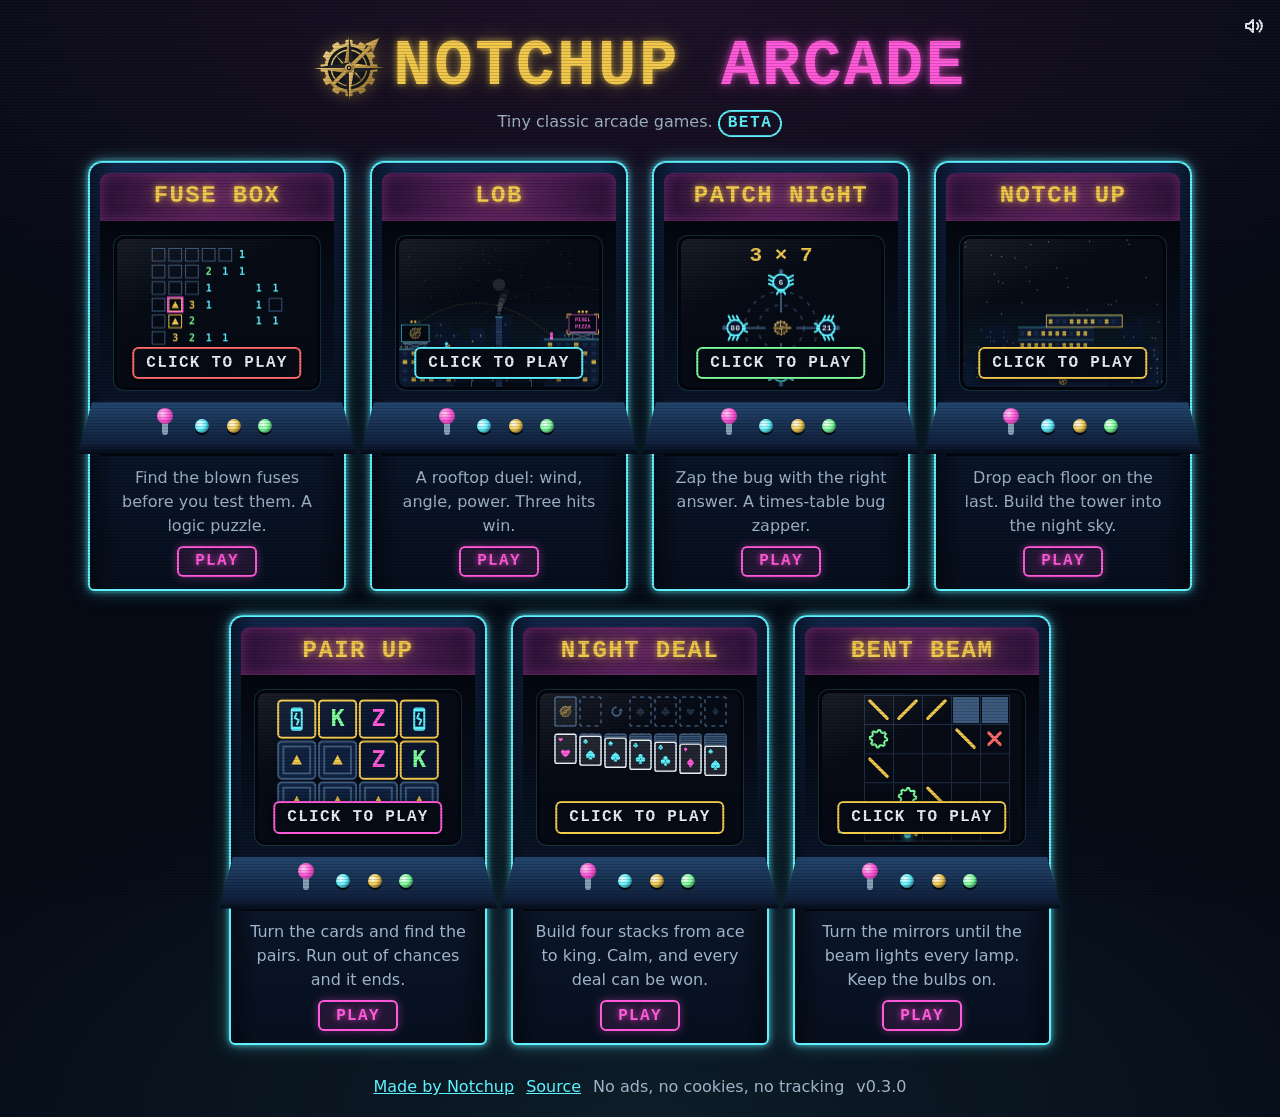
<file: index.html>
<!doctype html>
<html lang="en">
<head>
  <meta charset="utf-8">
  <meta name="viewport" content="width=device-width, initial-scale=1">
  <meta name="theme-color" content="#060b16">
  <meta name="color-scheme" content="dark">
  <meta name="build" content="dev">
  <title>Notchup Arcade: tiny neon browser games</title>
  <meta name="description" content="A neon arcade of tiny classic arcade games by Notchup. Free, no sign-up, no ads, no cookies, no tracking.">
  <link rel="canonical" href="https://arcade.notchup.fi/">
  <link rel="icon" href="assets/mark.svg" type="image/svg+xml">
  <meta property="og:type" content="website">
  <meta property="og:site_name" content="Notchup Arcade">
  <meta property="og:title" content="Notchup Arcade: tiny neon browser games">
  <meta property="og:description" content="Tiny classic arcade games in a neon hall. Free, no ads, no tracking.">
  <meta property="og:url" content="https://arcade.notchup.fi/">
  <meta property="og:locale" content="en">
  <link rel="stylesheet" href="styles.css">
  <!-- Every module hall.js imports up front, fetched at once (./dev sync writes the list, tests/preload.test.js checks it). The
       demos are fetched later, as their cabinets come near the screen. -->
  <link rel="modulepreload" href="js/attract.js">
  <link rel="modulepreload" href="js/canvas.js">
  <link rel="modulepreload" href="js/games.js">
  <link rel="modulepreload" href="js/loop.js">
  <link rel="modulepreload" href="js/memory.js">
  <link rel="modulepreload" href="js/scores.js">
  <link rel="modulepreload" href="js/settings.js">
  <link rel="modulepreload" href="js/sound.js">
  <link rel="modulepreload" href="js/version.js">
  <script type="module" src="js/hall.js"></script>
</head>
<body class="hall">
  <header class="marquee">
    <div class="marquee-title">
      <a class="marquee-logo" href="https://www.notchup.fi" aria-label="Notchup home page" title="Notchup"><img src="assets/mark.svg" alt="" width="64" height="64"></a>
      <h1><span class="marquee-brand">Notchup</span> <span class="marquee-arcade">Arcade</span></h1>
    </div>
    <p class="tagline">Tiny classic arcade games. <span class="badge">Beta</span></p>
    <button type="button" id="sound" class="icon sound" aria-pressed="true" aria-label="Sound" title="Sound"><svg viewBox="0 0 24 24" aria-hidden="true"><path d="M4 10h3l4-4v12l-4-4H4z"/><path class="sound-on" d="M15 9a4 4 0 0 1 0 6M17.5 6.5a7.5 7.5 0 0 1 0 11"/><path class="sound-off" d="M15 9l6 6M21 9l-6 6"/></svg></button>
  </header>

  <main>
    <ul class="cabinets">
      <li class="cabinet" data-game="fuse-box">
        <a href="games/fuse-box/">
          <span class="cabinet-marquee"><span class="cabinet-name">Fuse Box</span></span>
          <span class="cabinet-bezel"><span class="screen"><canvas class="screen-canvas" aria-hidden="true"></canvas></span></span>
          <span class="cabinet-deck" aria-hidden="true"><span class="stick"></span><span class="knob"></span><span class="knob"></span><span class="knob"></span></span>
          <span class="cabinet-base">
            <span class="cabinet-pitch">Find the blown fuses before you test them. A logic puzzle.</span>
            <span class="cabinet-play">Play</span>
          </span>
        </a>
      </li>
      <li class="cabinet" data-game="lob">
        <a href="games/lob/">
          <span class="cabinet-marquee"><span class="cabinet-name">Lob</span></span>
          <span class="cabinet-bezel"><span class="screen"><canvas class="screen-canvas" aria-hidden="true"></canvas></span></span>
          <span class="cabinet-deck" aria-hidden="true"><span class="stick"></span><span class="knob"></span><span class="knob"></span><span class="knob"></span></span>
          <span class="cabinet-base">
            <span class="cabinet-pitch">A rooftop duel: wind, angle, power. Three hits win.</span>
            <span class="cabinet-play">Play</span>
          </span>
        </a>
      </li>
      <li class="cabinet" data-game="patch-night">
        <a href="games/patch-night/">
          <span class="cabinet-marquee"><span class="cabinet-name">Patch Night</span></span>
          <span class="cabinet-bezel"><span class="screen"><canvas class="screen-canvas" aria-hidden="true"></canvas></span></span>
          <span class="cabinet-deck" aria-hidden="true"><span class="stick"></span><span class="knob"></span><span class="knob"></span><span class="knob"></span></span>
          <span class="cabinet-base">
            <span class="cabinet-pitch">Zap the bug with the right answer. A times-table bug zapper.</span>
            <span class="cabinet-play">Play</span>
          </span>
        </a>
      </li>
      <li class="cabinet" data-game="notch-up">
        <a href="games/notch-up/">
          <span class="cabinet-marquee"><span class="cabinet-name">Notch Up</span></span>
          <span class="cabinet-bezel"><span class="screen"><canvas class="screen-canvas" aria-hidden="true"></canvas></span></span>
          <span class="cabinet-deck" aria-hidden="true"><span class="stick"></span><span class="knob"></span><span class="knob"></span><span class="knob"></span></span>
          <span class="cabinet-base">
            <span class="cabinet-pitch">Drop each floor on the last. Build the tower into the night sky.</span>
            <span class="cabinet-play">Play</span>
          </span>
        </a>
      </li>
      <li class="cabinet" data-game="pair-up">
        <a href="games/pair-up/">
          <span class="cabinet-marquee"><span class="cabinet-name">Pair Up</span></span>
          <span class="cabinet-bezel"><span class="screen"><canvas class="screen-canvas" aria-hidden="true"></canvas></span></span>
          <span class="cabinet-deck" aria-hidden="true"><span class="stick"></span><span class="knob"></span><span class="knob"></span><span class="knob"></span></span>
          <span class="cabinet-base">
            <span class="cabinet-pitch">Turn the cards and find the pairs. Run out of chances and it ends.</span>
            <span class="cabinet-play">Play</span>
          </span>
        </a>
      </li>
      <li class="cabinet" data-game="night-deal">
        <a href="games/night-deal/">
          <span class="cabinet-marquee"><span class="cabinet-name">Night Deal</span></span>
          <span class="cabinet-bezel"><span class="screen"><canvas class="screen-canvas" aria-hidden="true"></canvas></span></span>
          <span class="cabinet-deck" aria-hidden="true"><span class="stick"></span><span class="knob"></span><span class="knob"></span><span class="knob"></span></span>
          <span class="cabinet-base">
            <span class="cabinet-pitch">Build four stacks from ace to king. Calm, and every deal can be won.</span>
            <span class="cabinet-play">Play</span>
          </span>
        </a>
      </li>
      <li class="cabinet" data-game="bent-beam">
        <a href="games/bent-beam/">
          <span class="cabinet-marquee"><span class="cabinet-name">Bent Beam</span></span>
          <span class="cabinet-bezel"><span class="screen"><canvas class="screen-canvas" aria-hidden="true"></canvas></span></span>
          <span class="cabinet-deck" aria-hidden="true"><span class="stick"></span><span class="knob"></span><span class="knob"></span><span class="knob"></span></span>
          <span class="cabinet-base">
            <span class="cabinet-pitch">Turn the mirrors until the beam lights every lamp. Keep the bulbs on.</span>
            <span class="cabinet-play">Play</span>
          </span>
        </a>
      </li>
    </ul>
  </main>

  <footer class="site-footer">
    <ul class="links">
      <li><a href="https://www.notchup.fi">Made by Notchup</a></li>
      <li><a href="https://github.com/notchup-hq/arcade">Source</a></li>
      <li>No ads, no cookies, no tracking</li>
      <li class="version">v0.3.0</li>
    </ul>
  </footer>
</body>
</html>
</file>
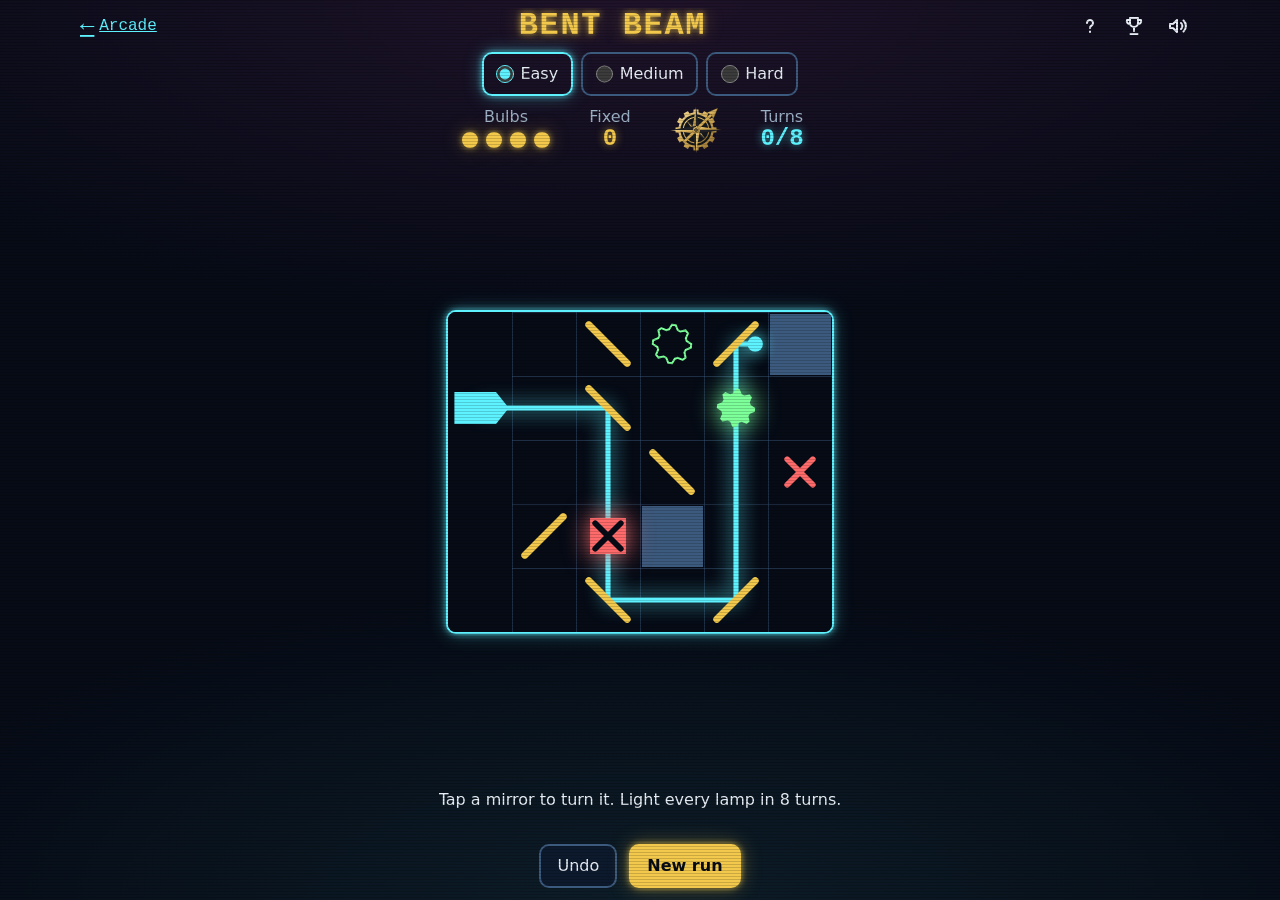
<file: games/bent-beam/index.html>
<!doctype html>
<html lang="en">
<head>
  <meta charset="utf-8">
  <meta name="viewport" content="width=device-width, initial-scale=1">
  <meta name="theme-color" content="#060b16">
  <meta name="color-scheme" content="dark">
  <meta name="build" content="dev">
  <title>Bent Beam: a mirror puzzle · Notchup Arcade</title>
  <meta name="description" content="Turn the mirrors until the beam lights every lamp. A free mirror puzzle in the Notchup Arcade. No ads, no tracking.">
  <link rel="canonical" href="https://arcade.notchup.fi/games/bent-beam/">
  <link rel="icon" href="../../assets/mark.svg" type="image/svg+xml">
  <meta property="og:type" content="website">
  <meta property="og:site_name" content="Notchup Arcade">
  <meta property="og:title" content="Bent Beam: a mirror puzzle">
  <meta property="og:description" content="Turn the mirrors until the beam lights every lamp.">
  <meta property="og:url" content="https://arcade.notchup.fi/games/bent-beam/">
  <meta property="og:locale" content="en">
  <link rel="stylesheet" href="../../styles.css">
  <!-- Every module main.js pulls in, fetched at once (./dev sync writes the list, tests/preload.test.js checks it). -->
  <link rel="modulepreload" href="rules.js">
  <link rel="modulepreload" href="scene.js">
  <link rel="modulepreload" href="../../js/attract.js">
  <link rel="modulepreload" href="../../js/canvas.js">
  <link rel="modulepreload" href="../../js/cells.js">
  <link rel="modulepreload" href="../../js/dialogs.js">
  <link rel="modulepreload" href="../../js/fame.js">
  <link rel="modulepreload" href="../../js/grace.js">
  <link rel="modulepreload" href="../../js/grid.js">
  <link rel="modulepreload" href="../../js/initials.js">
  <link rel="modulepreload" href="../../js/levels.js">
  <link rel="modulepreload" href="../../js/logo.js">
  <link rel="modulepreload" href="../../js/loop.js">
  <link rel="modulepreload" href="../../js/memory.js">
  <link rel="modulepreload" href="../../js/random.js">
  <link rel="modulepreload" href="../../js/replay.js">
  <link rel="modulepreload" href="../../js/scores.js">
  <link rel="modulepreload" href="../../js/settings.js">
  <link rel="modulepreload" href="../../js/sheet.js">
  <link rel="modulepreload" href="../../js/sound.js">
  <link rel="modulepreload" href="../../js/version.js">
  <script type="module" src="main.js" blocking="render"></script>
</head>
<body class="game" data-game="bent-beam">
  <header class="game-bar">
    <a class="back" href="../../">←<span class="back-text"> Arcade</span></a>
    <h1>Bent Beam</h1>
    <div class="tools">
      <button type="button" id="help-open" class="icon" aria-label="How to play" title="How to play"><svg viewBox="0 0 24 24" aria-hidden="true"><path d="M9 9a3 3 0 1 1 4.5 2.6c-.9.5-1.5 1.2-1.5 2.4M12 17.5v.5"/></svg></button>
      <button type="button" id="fame-open" class="icon" aria-label="Hall of fame" title="Hall of fame"><svg viewBox="0 0 24 24" aria-hidden="true"><path d="M8 4h8v5a4 4 0 0 1-8 0zM8 6H5a3 3 0 0 0 3 4M16 6h3a3 3 0 0 1-3 4M12 13v4M8.5 20h7"/></svg></button>
      <button type="button" id="sound" class="icon sound" aria-pressed="true" aria-label="Sound" title="Sound"><svg viewBox="0 0 24 24" aria-hidden="true"><path d="M4 10h3l4-4v12l-4-4H4z"/><path class="sound-on" d="M15 9a4 4 0 0 1 0 6M17.5 6.5a7.5 7.5 0 0 1 0 11"/><path class="sound-off" d="M15 9l6 6M21 9l-6 6"/></svg></button>
    </div>
  </header>

  <main class="game-main">
    <noscript><p class="note">Bent Beam needs JavaScript to run.</p></noscript>

    <fieldset class="levels">
      <legend class="visually-hidden">Level</legend>
      <label><input type="radio" name="level" value="easy" checked> Easy</label>
      <label><input type="radio" name="level" value="medium"> Medium</label>
      <label><input type="radio" name="level" value="hard"> Hard</label>
    </fieldset>

    <div class="console">
      <p class="readout"><span class="readout-label">Bulbs</span> <span id="lamps" class="lamps" role="img" aria-label="4 of 4 bulbs left"></span></p>
      <p class="readout"><span class="readout-label">Fixed</span> <span id="fixed" class="readout-value gold">0</span></p>
      <div id="badge" class="badge-logo"><img src="../../assets/mark.svg" alt="" width="56" height="56"></div>
      <p class="readout"><span class="readout-label">Turns</span> <span id="turns" class="readout-value cyan">0</span></p>
    </div>

    <div id="frame" class="panel-frame beam-frame">
      <div id="board" class="panel beam" role="group" aria-label="Mirror board" data-play data-small-target>
        <canvas id="picture" aria-hidden="true"></canvas>
        <div id="cells" class="beam-cells"></div>
        <div id="card" class="card" hidden>
          <h2 id="card-title">Board fixed</h2>
          <p id="card-text"></p>
          <button type="button" id="go" class="primary">Next board</button>
        </div>
      </div>
    </div>

    <p id="status" class="status" role="status"></p>

    <div class="actions">
      <button type="button" id="undo" disabled>Undo</button>
      <button type="button" id="again" class="primary">New run</button>
    </div>
  </main>

  <dialog id="help" class="sheet" aria-labelledby="help-title">
    <form method="dialog">
      <h2 id="help-title">How to play</h2>
      <p>A beam leaves the lamp housing on the left. Walls stop it and mirrors bend it. Light every lamp, and keep the beam off the red crosses.</p>
      <ul>
        <li>Tap or click a gold mirror to turn it the other way. The beam follows at once, and Undo takes back the last turn.</li>
        <li>White mirrors with rivets are bolted down and never turn.</li>
        <li>Red crosses are short circuits. The beam may light every lamp, but the board is fixed only when it crosses none of them.</li>
        <li>The lamps are small gears: a lit one is filled in, one that waits is an outline. The status line says how many are left.</li>
        <li>You play a run of boards with a few bulbs, shown above the board. Each turn that sends the beam into a short circuit burns one out, and every board you fix lights one back. The run ends when the last bulb is out. Your score is the boards fixed.</li>
        <li>On a keyboard, the arrow keys move around the board and Enter or Space turns a mirror.</li>
      </ul>
      <p class="credit">Bent Beam is made by <a href="https://www.notchup.fi">Notchup</a>. No ads, no cookies, no tracking. <span class="version">v0.3.0</span></p>
      <div class="actions"><button type="submit" class="primary">Close</button></div>
    </form>
  </dialog>

  <dialog id="leave" class="sheet" aria-labelledby="leave-title">
    <form method="dialog">
      <h2 id="leave-title">End this run?</h2>
      <p>Starting over ends the run and drops this board.</p>
      <div class="actions">
        <button type="submit" value="leave">Start over</button>
        <button type="submit" value="stay" class="primary" autofocus>Keep playing</button>
      </div>
    </form>
  </dialog>

  <dialog id="fame" class="sheet" aria-labelledby="fame-title">
    <form method="dialog">
      <h2 id="fame-title">Hall of fame</h2>
      <table id="scores">
        <caption id="scores-caption">Easy</caption>
        <thead></thead>
        <tbody></tbody>
      </table>
      <p class="credit">Kept in this browser only.</p>
      <div class="actions"><button type="submit" class="primary">Close</button></div>
    </form>
  </dialog>

  <dialog id="initials" class="sheet initials" aria-labelledby="initials-title">
    <form method="dialog">
      <h2 id="initials-title" tabindex="-1" autofocus>New high score!</h2>
      <p class="initials-score"></p>
      <label for="initials-input">Your initials, three letters</label>
      <input id="initials-input" name="initials" maxlength="3" autocomplete="off" autocapitalize="characters" spellcheck="false" enterkeyhint="done">
      <p class="initials-error" hidden>Three letters, please.</p>
      <p class="credit">Kept in this browser only.</p>
      <div class="actions">
        <button type="submit" value="skip">Skip</button>
        <button type="submit" value="save" class="primary">Save</button>
      </div>
    </form>
  </dialog>
</body>
</html>
</file>
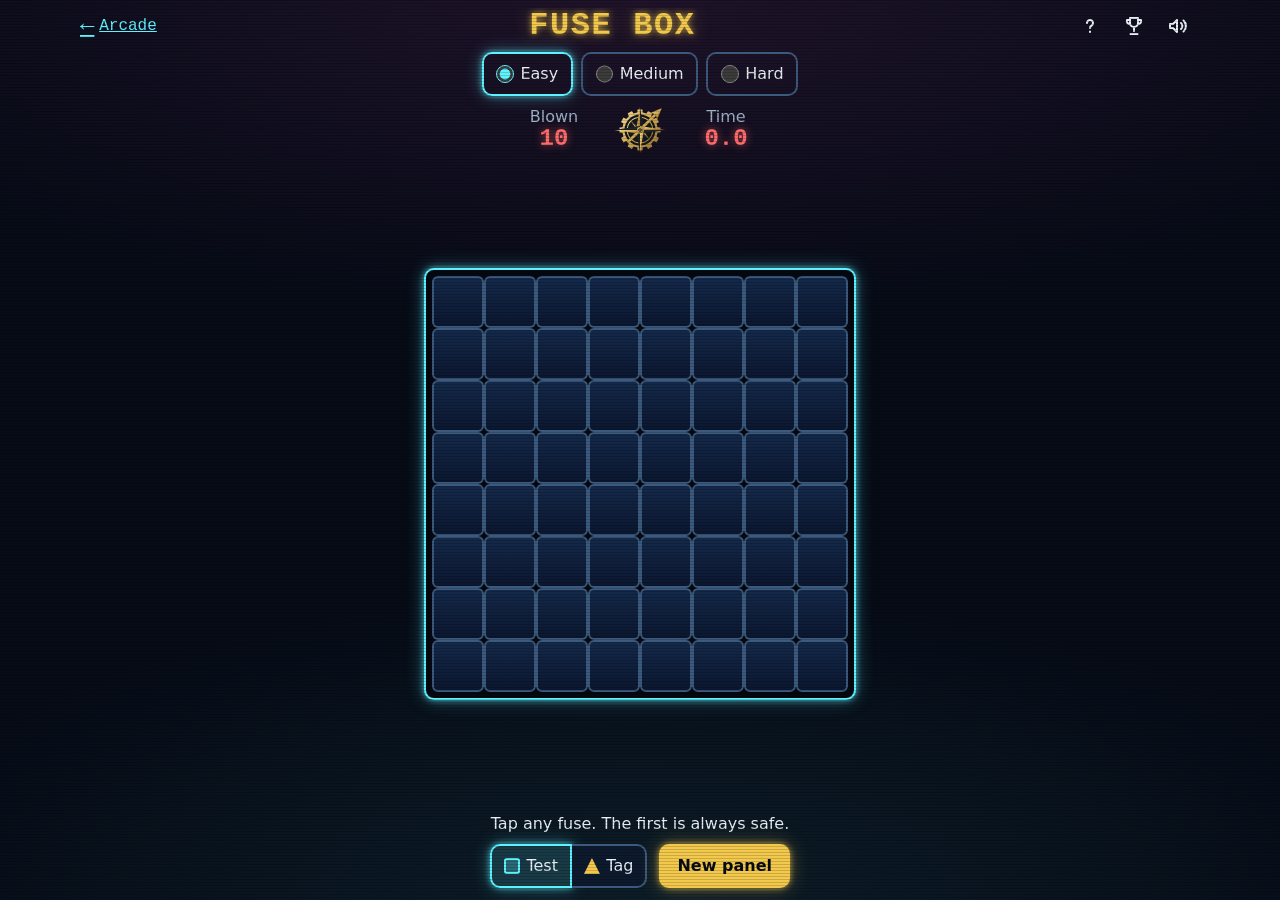
<file: games/fuse-box/index.html>
<!doctype html>
<html lang="en">
<head>
  <meta charset="utf-8">
  <meta name="viewport" content="width=device-width, initial-scale=1">
  <meta name="theme-color" content="#060b16">
  <meta name="color-scheme" content="dark">
  <meta name="build" content="dev">
  <title>Fuse Box: a neon logic puzzle · Notchup Arcade</title>
  <meta name="description" content="Find the blown fuses from the numbers on the good ones, then fix the panel. A free logic puzzle in the Notchup Arcade. No ads, no tracking.">
  <link rel="canonical" href="https://arcade.notchup.fi/games/fuse-box/">
  <link rel="icon" href="../../assets/mark.svg" type="image/svg+xml">
  <meta property="og:type" content="website">
  <meta property="og:site_name" content="Notchup Arcade">
  <meta property="og:title" content="Fuse Box: a neon logic puzzle">
  <meta property="og:description" content="Find the blown fuses from the numbers on the good ones, then fix the panel.">
  <meta property="og:url" content="https://arcade.notchup.fi/games/fuse-box/">
  <meta property="og:locale" content="en">
  <link rel="stylesheet" href="../../styles.css">
  <!-- Every module main.js pulls in, fetched at once (./dev sync writes the list, tests/preload.test.js checks it). -->
  <link rel="modulepreload" href="rules.js">
  <link rel="modulepreload" href="../../js/cells.js">
  <link rel="modulepreload" href="../../js/dialogs.js">
  <link rel="modulepreload" href="../../js/fame.js">
  <link rel="modulepreload" href="../../js/grace.js">
  <link rel="modulepreload" href="../../js/grid.js">
  <link rel="modulepreload" href="../../js/initials.js">
  <link rel="modulepreload" href="../../js/levels.js">
  <link rel="modulepreload" href="../../js/logo.js">
  <link rel="modulepreload" href="../../js/memory.js">
  <link rel="modulepreload" href="../../js/random.js">
  <link rel="modulepreload" href="../../js/scores.js">
  <link rel="modulepreload" href="../../js/settings.js">
  <link rel="modulepreload" href="../../js/sound.js">
  <link rel="modulepreload" href="../../js/version.js">
  <script type="module" src="main.js" blocking="render"></script>
</head>
<body class="game" data-game="fuse-box">
  <header class="game-bar">
    <a class="back" href="../../">←<span class="back-text"> Arcade</span></a>
    <h1>Fuse Box</h1>
    <div class="tools">
      <button type="button" id="help-open" class="icon" aria-label="How to play" title="How to play"><svg viewBox="0 0 24 24" aria-hidden="true"><path d="M9 9a3 3 0 1 1 4.5 2.6c-.9.5-1.5 1.2-1.5 2.4M12 17.5v.5"/></svg></button>
      <button type="button" id="fame-open" class="icon" aria-label="Hall of fame" title="Hall of fame"><svg viewBox="0 0 24 24" aria-hidden="true"><path d="M8 4h8v5a4 4 0 0 1-8 0zM8 6H5a3 3 0 0 0 3 4M16 6h3a3 3 0 0 1-3 4M12 13v4M8.5 20h7"/></svg></button>
      <button type="button" id="sound" class="icon sound" aria-pressed="true" aria-label="Sound" title="Sound"><svg viewBox="0 0 24 24" aria-hidden="true"><path d="M4 10h3l4-4v12l-4-4H4z"/><path class="sound-on" d="M15 9a4 4 0 0 1 0 6M17.5 6.5a7.5 7.5 0 0 1 0 11"/><path class="sound-off" d="M15 9l6 6M21 9l-6 6"/></svg></button>
    </div>
  </header>

  <main class="game-main">
    <noscript><p class="note">Fuse Box needs JavaScript to run.</p></noscript>

    <fieldset class="levels">
      <legend class="visually-hidden">Level</legend>
      <label><input type="radio" name="level" value="easy" checked> Easy</label>
      <label><input type="radio" name="level" value="medium"> Medium</label>
      <label><input type="radio" name="level" value="hard"> Hard</label>
    </fieldset>

    <div class="console">
      <p class="readout"><span class="readout-label">Blown</span> <span id="left" class="readout-value">10</span></p>
      <div id="badge" class="badge-logo"><img src="../../assets/mark.svg" alt="" width="56" height="56"></div>
      <p class="readout"><span class="readout-label">Time</span> <span id="time" class="readout-value">0.0</span></p>
    </div>

    <div id="frame" class="panel-frame">
      <div id="panel" class="panel" role="group" aria-label="Fuse panel" data-play data-small-target></div>
    </div>

    <p id="status" class="status" role="status"></p>

    <div class="actions">
      <div class="mode" role="group" aria-label="A tap on a fuse">
        <button type="button" id="mode-test" aria-pressed="true"><span class="mode-icon test" aria-hidden="true"></span>Test</button>
        <button type="button" id="mode-tag" aria-pressed="false"><span class="mode-icon tag" aria-hidden="true"></span>Tag</button>
      </div>
      <button type="button" id="again" class="primary">New panel</button>
    </div>
  </main>

  <dialog id="help" class="sheet" aria-labelledby="help-title">
    <form method="dialog">
      <h2 id="help-title">How to play</h2>
      <p>Every number on a lit fuse says how many of the eight fuses around it are blown. Test every good fuse to fix the panel; test a blown one and it sparks.</p>
      <ul>
        <li>Tap or click a fuse to test it. The first one is always safe.</li>
        <li>Tag a fuse you think is blown: switch the buttons under the panel from Test to Tag, or long press, right click, or press T.</li>
        <li>When a number has all its blown fuses tagged, test it again to test the rest around it.</li>
        <li>On a keyboard, the arrow keys move around the panel and Enter tests.</li>
      </ul>
      <p class="credit">Fuse Box is made by <a href="https://www.notchup.fi">Notchup</a>. No ads, no cookies, no tracking. <span class="version">v0.3.0</span></p>
      <div class="actions"><button type="submit" class="primary">Close</button></div>
    </form>
  </dialog>

  <dialog id="leave" class="sheet" aria-labelledby="leave-title">
    <form method="dialog">
      <h2 id="leave-title">Leave this panel?</h2>
      <p>The clock is still running. Starting over drops this panel.</p>
      <div class="actions">
        <button type="submit" value="leave">Start over</button>
        <button type="submit" value="stay" class="primary" autofocus>Keep playing</button>
      </div>
    </form>
  </dialog>

  <dialog id="fame" class="sheet" aria-labelledby="fame-title">
    <form method="dialog">
      <h2 id="fame-title">Hall of fame</h2>
      <table id="scores">
        <caption id="scores-caption">Easy</caption>
        <thead></thead>
        <tbody></tbody>
      </table>
      <p class="credit">Kept in this browser only.</p>
      <div class="actions"><button type="submit" class="primary">Close</button></div>
    </form>
  </dialog>

  <dialog id="initials" class="sheet initials" aria-labelledby="initials-title">
    <form method="dialog">
      <h2 id="initials-title" tabindex="-1" autofocus>New high score!</h2>
      <p class="initials-score"></p>
      <label for="initials-input">Your initials, three letters</label>
      <input id="initials-input" name="initials" maxlength="3" autocomplete="off" autocapitalize="characters" spellcheck="false" enterkeyhint="done">
      <p class="initials-error" hidden>Three letters, please.</p>
      <p class="credit">Kept in this browser only.</p>
      <div class="actions">
        <button type="submit" value="skip">Skip</button>
        <button type="submit" value="save" class="primary">Save</button>
      </div>
    </form>
  </dialog>
</body>
</html>
</file>
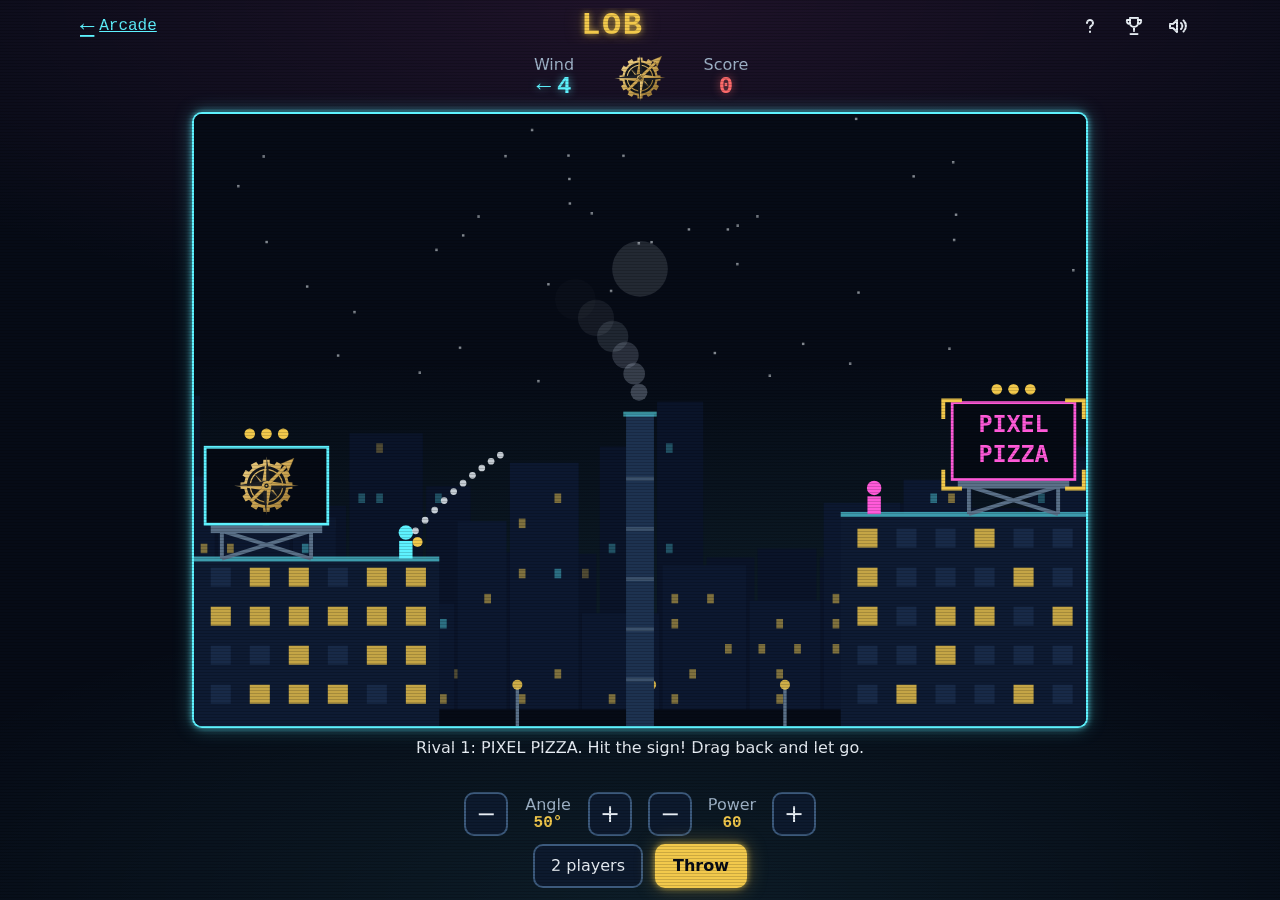
<file: games/lob/index.html>
<!doctype html>
<html lang="en">
<head>
  <meta charset="utf-8">
  <meta name="viewport" content="width=device-width, initial-scale=1">
  <meta name="theme-color" content="#060b16">
  <meta name="color-scheme" content="dark">
  <meta name="build" content="dev">
  <title>Lob: a rooftop duel · Notchup Arcade</title>
  <meta name="description" content="Lob bulbs across the street at your rival&#39;s billboard, with wind to fight. Three hits win. A free rooftop duel in the Notchup Arcade. No ads, no tracking.">
  <link rel="canonical" href="https://arcade.notchup.fi/games/lob/">
  <link rel="icon" href="../../assets/mark.svg" type="image/svg+xml">
  <meta property="og:type" content="website">
  <meta property="og:site_name" content="Notchup Arcade">
  <meta property="og:title" content="Lob: a rooftop duel">
  <meta property="og:description" content="Lob bulbs across the street at your rival&#39;s billboard. Three hits win.">
  <meta property="og:url" content="https://arcade.notchup.fi/games/lob/">
  <meta property="og:locale" content="en">
  <link rel="stylesheet" href="../../styles.css">
  <!-- Every module main.js pulls in, fetched at once (./dev sync writes the list, tests/preload.test.js checks it). -->
  <link rel="modulepreload" href="rules.js">
  <link rel="modulepreload" href="scene.js">
  <link rel="modulepreload" href="../../js/attract.js">
  <link rel="modulepreload" href="../../js/canvas.js">
  <link rel="modulepreload" href="../../js/city.js">
  <link rel="modulepreload" href="../../js/dialogs.js">
  <link rel="modulepreload" href="../../js/fame.js">
  <link rel="modulepreload" href="../../js/grace.js">
  <link rel="modulepreload" href="../../js/initials.js">
  <link rel="modulepreload" href="../../js/logo.js">
  <link rel="modulepreload" href="../../js/loop.js">
  <link rel="modulepreload" href="../../js/memory.js">
  <link rel="modulepreload" href="../../js/random.js">
  <link rel="modulepreload" href="../../js/scores.js">
  <link rel="modulepreload" href="../../js/settings.js">
  <link rel="modulepreload" href="../../js/sound.js">
  <link rel="modulepreload" href="../../js/version.js">
  <script type="module" src="main.js" blocking="render"></script>
</head>
<body class="game" data-game="lob">
  <header class="game-bar">
    <a class="back" href="../../">←<span class="back-text"> Arcade</span></a>
    <h1>Lob</h1>
    <div class="tools">
      <button type="button" id="help-open" class="icon" aria-label="How to play" title="How to play"><svg viewBox="0 0 24 24" aria-hidden="true"><path d="M9 9a3 3 0 1 1 4.5 2.6c-.9.5-1.5 1.2-1.5 2.4M12 17.5v.5"/></svg></button>
      <button type="button" id="fame-open" class="icon" aria-label="Hall of fame" title="Hall of fame"><svg viewBox="0 0 24 24" aria-hidden="true"><path d="M8 4h8v5a4 4 0 0 1-8 0zM8 6H5a3 3 0 0 0 3 4M16 6h3a3 3 0 0 1-3 4M12 13v4M8.5 20h7"/></svg></button>
      <button type="button" id="sound" class="icon sound" aria-pressed="true" aria-label="Sound" title="Sound"><svg viewBox="0 0 24 24" aria-hidden="true"><path d="M4 10h3l4-4v12l-4-4H4z"/><path class="sound-on" d="M15 9a4 4 0 0 1 0 6M17.5 6.5a7.5 7.5 0 0 1 0 11"/><path class="sound-off" d="M15 9l6 6M21 9l-6 6"/></svg></button>
    </div>
  </header>

  <main class="game-main">
    <noscript><p class="note">Lob needs JavaScript to run.</p></noscript>

    <div class="console">
      <p class="readout"><span class="readout-label">Wind</span> <span class="readout-value wind"><span id="wind-arrow" aria-hidden="true"></span><span id="wind-number">0</span><span id="wind-words" class="visually-hidden"></span></span></p>
      <div id="badge" class="badge-logo"><img src="../../assets/mark.svg" alt="" width="56" height="56"></div>
      <p class="readout"><span id="side-label" class="readout-label">Score</span> <span id="side-value" class="readout-value">0</span></p>
    </div>

    <div id="arena" class="arena">
      <canvas id="scene" class="scene" data-play role="img" aria-label="Two rooftops across a street at night. Throw bulbs at the rival's billboard on the right."></canvas>
    </div>

    <p id="status" class="status" role="status"></p>

    <div class="aim">
      <div class="stepper" role="group" aria-label="Angle">
        <button type="button" id="angle-down" aria-label="Lower the angle">−</button>
        <p class="stepper-value"><span class="readout-label">Angle</span> <span id="angle" class="readout-number">50°</span></p>
        <button type="button" id="angle-up" aria-label="Raise the angle">+</button>
      </div>
      <div class="stepper" role="group" aria-label="Power">
        <button type="button" id="power-down" aria-label="Less power">−</button>
        <p class="stepper-value"><span class="readout-label">Power</span> <span id="power" class="readout-number">60</span></p>
        <button type="button" id="power-up" aria-label="More power">+</button>
      </div>
    </div>

    <div class="actions">
      <button type="button" id="players" aria-pressed="false">2 players</button>
      <button type="button" id="go" class="primary">Throw</button>
    </div>
  </main>

  <dialog id="help" class="sheet" aria-labelledby="help-title">
    <form method="dialog">
      <h2 id="help-title">How to play</h2>
      <p>Lob glowing bulbs at the billboard on the other roof, the sign inside the gold brackets. The players are not the target. Three hits on the sign and it goes dark. A chimney stands in the middle of the street, so a flat, hard throw hits it: lob over it. The wind changes every throw: the chimney's smoke leans with it and the number says how strong.</p>
      <ul>
        <li>Drag back from your roof and let go. Pulling further throws harder, pulling lower throws higher, and a high lob clears the chimney.</li>
        <li>Or use − and + for the angle and the power, then press Throw.</li>
        <li>On a keyboard: up and down for the angle, left and right for the power, Space to throw.</li>
        <li>Solo is a run: beat one rival after another. Each aims a little better, with a little more wind. The run ends on your first loss. Beat a rival in fewer throws for a bonus.</li>
        <li>Two players share one device and take turns. It has no scores.</li>
      </ul>
      <p class="credit">Lob is made by <a href="https://www.notchup.fi">Notchup</a>. No ads, no cookies, no tracking. <span class="version">v0.3.0</span></p>
      <div class="actions"><button type="submit" class="primary">Close</button></div>
    </form>
  </dialog>

  <dialog id="fame" class="sheet" aria-labelledby="fame-title">
    <form method="dialog">
      <h2 id="fame-title">Hall of fame</h2>
      <table id="scores">
        <caption>Best runs against the computer</caption>
        <thead></thead>
        <tbody></tbody>
      </table>
      <p class="credit">Kept in this browser only.</p>
      <div class="actions"><button type="submit" class="primary">Close</button></div>
    </form>
  </dialog>

  <dialog id="initials" class="sheet initials" aria-labelledby="initials-title">
    <form method="dialog">
      <h2 id="initials-title" tabindex="-1" autofocus>New high score!</h2>
      <p class="initials-score"></p>
      <label for="initials-input">Your initials, three letters</label>
      <input id="initials-input" name="initials" maxlength="3" autocomplete="off" autocapitalize="characters" spellcheck="false" enterkeyhint="done">
      <p class="initials-error" hidden>Three letters, please.</p>
      <p class="credit">Kept in this browser only.</p>
      <div class="actions">
        <button type="submit" value="skip">Skip</button>
        <button type="submit" value="save" class="primary">Save</button>
      </div>
    </form>
  </dialog>
</body>
</html>
</file>
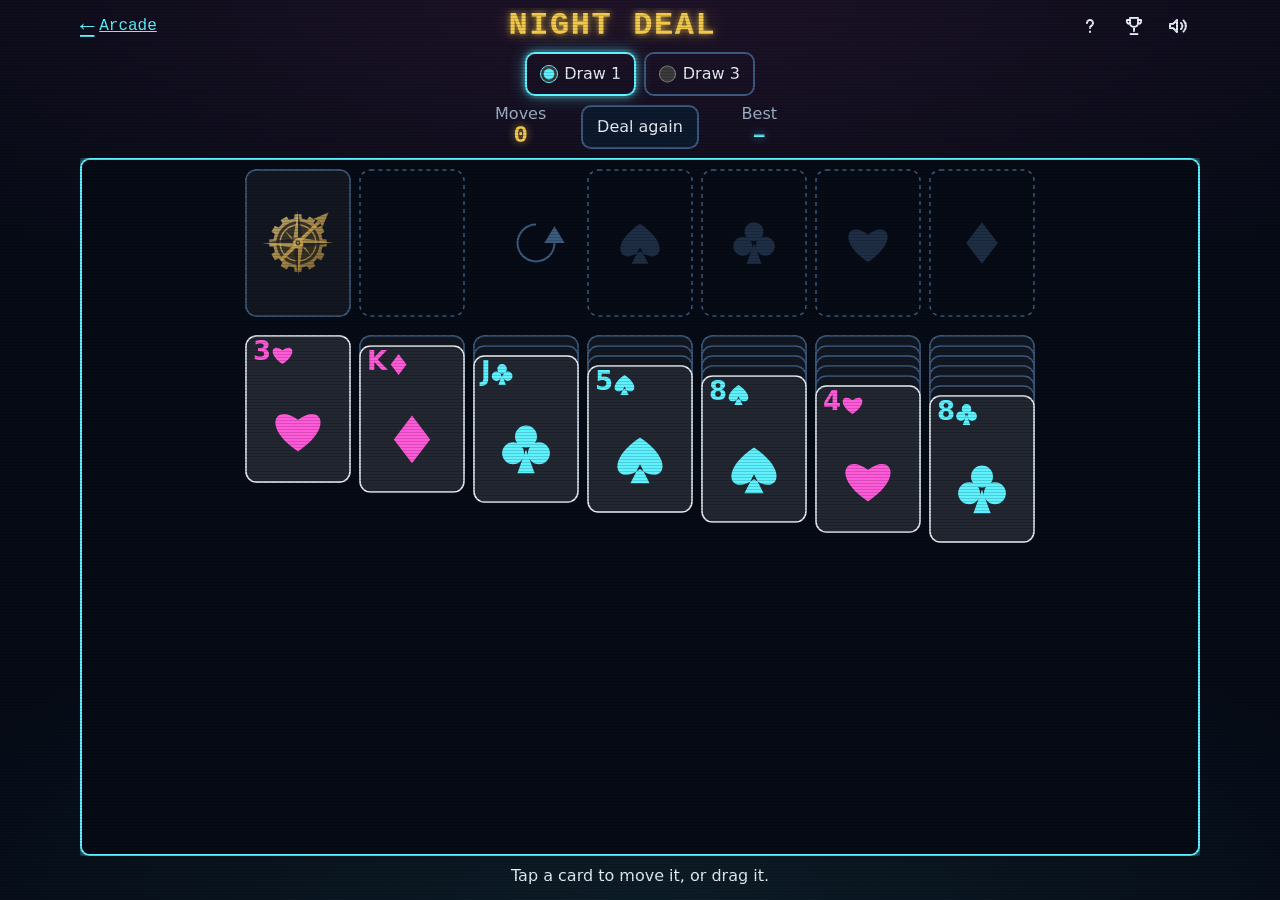
<file: games/night-deal/index.html>
<!doctype html>
<html lang="en">
<head>
  <meta charset="utf-8">
  <meta name="viewport" content="width=device-width, initial-scale=1">
  <meta name="theme-color" content="#060b16">
  <meta name="color-scheme" content="dark">
  <meta name="build" content="dev">
  <title>Night Deal: a calm card game · Notchup Arcade</title>
  <meta name="description" content="A calm card game: build four stacks from ace to king. Every deal can be won. A free game in the Notchup Arcade. No ads, no tracking.">
  <link rel="canonical" href="https://arcade.notchup.fi/games/night-deal/">
  <link rel="icon" href="../../assets/mark.svg" type="image/svg+xml">
  <meta property="og:type" content="website">
  <meta property="og:site_name" content="Notchup Arcade">
  <meta property="og:title" content="Night Deal: a calm card game">
  <meta property="og:description" content="Build four stacks from ace to king. Every deal can be won.">
  <meta property="og:url" content="https://arcade.notchup.fi/games/night-deal/">
  <meta property="og:locale" content="en">
  <link rel="stylesheet" href="../../styles.css">
  <!-- Every module main.js pulls in, fetched at once (./dev sync writes the list, tests/preload.test.js checks it). -->
  <link rel="modulepreload" href="clock.js">
  <link rel="modulepreload" href="deals.js">
  <link rel="modulepreload" href="layout.js">
  <link rel="modulepreload" href="rules.js">
  <link rel="modulepreload" href="scene.js">
  <link rel="modulepreload" href="../../js/attract.js">
  <link rel="modulepreload" href="../../js/canvas.js">
  <link rel="modulepreload" href="../../js/dialogs.js">
  <link rel="modulepreload" href="../../js/fame.js">
  <link rel="modulepreload" href="../../js/grace.js">
  <link rel="modulepreload" href="../../js/grid.js">
  <link rel="modulepreload" href="../../js/initials.js">
  <link rel="modulepreload" href="../../js/levels.js">
  <link rel="modulepreload" href="../../js/logo.js">
  <link rel="modulepreload" href="../../js/loop.js">
  <link rel="modulepreload" href="../../js/memory.js">
  <link rel="modulepreload" href="../../js/random.js">
  <link rel="modulepreload" href="../../js/scores.js">
  <link rel="modulepreload" href="../../js/settings.js">
  <link rel="modulepreload" href="../../js/shuffle.js">
  <link rel="modulepreload" href="../../js/sound.js">
  <link rel="modulepreload" href="../../js/version.js">
  <script type="module" src="main.js" blocking="render"></script>
</head>
<body class="game" data-game="night-deal">
  <header class="game-bar">
    <a class="back" href="../../">←<span class="back-text"> Arcade</span></a>
    <h1>Night Deal</h1>
    <div class="tools">
      <button type="button" id="help-open" class="icon" aria-label="How to play" title="How to play"><svg viewBox="0 0 24 24" aria-hidden="true"><path d="M9 9a3 3 0 1 1 4.5 2.6c-.9.5-1.5 1.2-1.5 2.4M12 17.5v.5"/></svg></button>
      <button type="button" id="fame-open" class="icon" aria-label="Hall of fame" title="Hall of fame"><svg viewBox="0 0 24 24" aria-hidden="true"><path d="M8 4h8v5a4 4 0 0 1-8 0zM8 6H5a3 3 0 0 0 3 4M16 6h3a3 3 0 0 1-3 4M12 13v4M8.5 20h7"/></svg></button>
      <button type="button" id="sound" class="icon sound" aria-pressed="true" aria-label="Sound" title="Sound"><svg viewBox="0 0 24 24" aria-hidden="true"><path d="M4 10h3l4-4v12l-4-4H4z"/><path class="sound-on" d="M15 9a4 4 0 0 1 0 6M17.5 6.5a7.5 7.5 0 0 1 0 11"/><path class="sound-off" d="M15 9l6 6M21 9l-6 6"/></svg></button>
    </div>
  </header>

  <main class="game-main">
    <noscript><p class="note">Night Deal needs JavaScript to run.</p></noscript>

    <fieldset class="levels">
      <legend class="visually-hidden">Level</legend>
      <label><input type="radio" name="level" value="draw-1" checked> Draw 1</label>
      <label><input type="radio" name="level" value="draw-3"> Draw 3</label>
    </fieldset>

    <div class="console">
      <p class="readout"><span class="readout-label">Moves</span> <span id="moves" class="readout-value gold">0</span></p>
      <div class="deal-buttons">
        <button type="button" id="again">Deal again</button>
        <button type="button" id="finish" class="primary" hidden>Finish</button>
      </div>
      <p class="readout"><span class="readout-label">Best</span> <span id="best" class="readout-value cyan">–</span></p>
    </div>

    <div id="frame" class="panel-frame table-frame">
      <div id="stage" class="stage table" data-play data-small-target>
        <canvas id="board" aria-hidden="true"></canvas>
        <div id="piles" class="piles" role="group" aria-label="Table"></div>
        <div id="card" class="card" hidden>
          <div id="badge" class="badge-logo"></div>
          <h2 id="card-title"></h2>
          <p id="card-text"></p>
          <button type="button" id="go" class="primary">Deal again</button>
        </div>
      </div>
    </div>

    <p id="status" class="status" role="status"></p>

  </main>

  <dialog id="help" class="sheet" aria-labelledby="help-title">
    <form method="dialog">
      <h2 id="help-title">How to play</h2>
      <p>Build the four stacks from ace to king, one suit each. Every deal can be won.</p>
      <ul>
        <li>Tap a card to send it where it fits. Tap a card in a column to move it with the cards on top of it. Or drag.</li>
        <li>Tap the draw pile to turn cards over. Tap it when it is empty to turn the discard pile back.</li>
        <li>In a column, put a card on the next one up, in the other colour. Only a king goes in an empty column.</li>
        <li>Undo takes back your last move. It is free, and it counts as a move.</li>
        <li>Draw 1 turns one card at a time, Draw 3 turns three.</li>
        <li>Your time is counted, but not shown until you win. The best time is the best score.</li>
        <li>Keyboard: arrows move around the table, Enter does what a tap does. In a column, [ and ] choose how many cards. M picks cards up, then Enter on a place puts them down; Escape puts them back. U undoes.</li>
      </ul>
      <p class="credit">Night Deal is made by <a href="https://www.notchup.fi">Notchup</a>. No ads, no cookies, no tracking. <span class="version">v0.3.0</span></p>
      <div class="actions"><button type="submit" class="primary">Close</button></div>
    </form>
  </dialog>

  <dialog id="leave" class="sheet" aria-labelledby="leave-title">
    <form method="dialog">
      <h2 id="leave-title">Leave this deal?</h2>
      <p>The clock is still running. Dealing again drops this game.</p>
      <div class="actions">
        <button type="submit" value="leave">Deal again</button>
        <button type="submit" value="stay" class="primary" autofocus>Keep playing</button>
      </div>
    </form>
  </dialog>

  <dialog id="fame" class="sheet" aria-labelledby="fame-title">
    <form method="dialog">
      <h2 id="fame-title">Hall of fame</h2>
      <table id="scores">
        <caption id="scores-caption">Draw 1</caption>
        <thead></thead>
        <tbody></tbody>
      </table>
      <p class="credit">Kept in this browser only.</p>
      <div class="actions"><button type="submit" class="primary">Close</button></div>
    </form>
  </dialog>

  <dialog id="initials" class="sheet initials" aria-labelledby="initials-title">
    <form method="dialog">
      <h2 id="initials-title" tabindex="-1" autofocus>New high score!</h2>
      <p class="initials-score"></p>
      <label for="initials-input">Your initials, three letters</label>
      <input id="initials-input" name="initials" maxlength="3" autocomplete="off" autocapitalize="characters" spellcheck="false" enterkeyhint="done">
      <p class="initials-error" hidden>Three letters, please.</p>
      <p class="credit">Kept in this browser only.</p>
      <div class="actions">
        <button type="submit" value="skip">Skip</button>
        <button type="submit" value="save" class="primary">Save</button>
      </div>
    </form>
  </dialog>
</body>
</html>
</file>
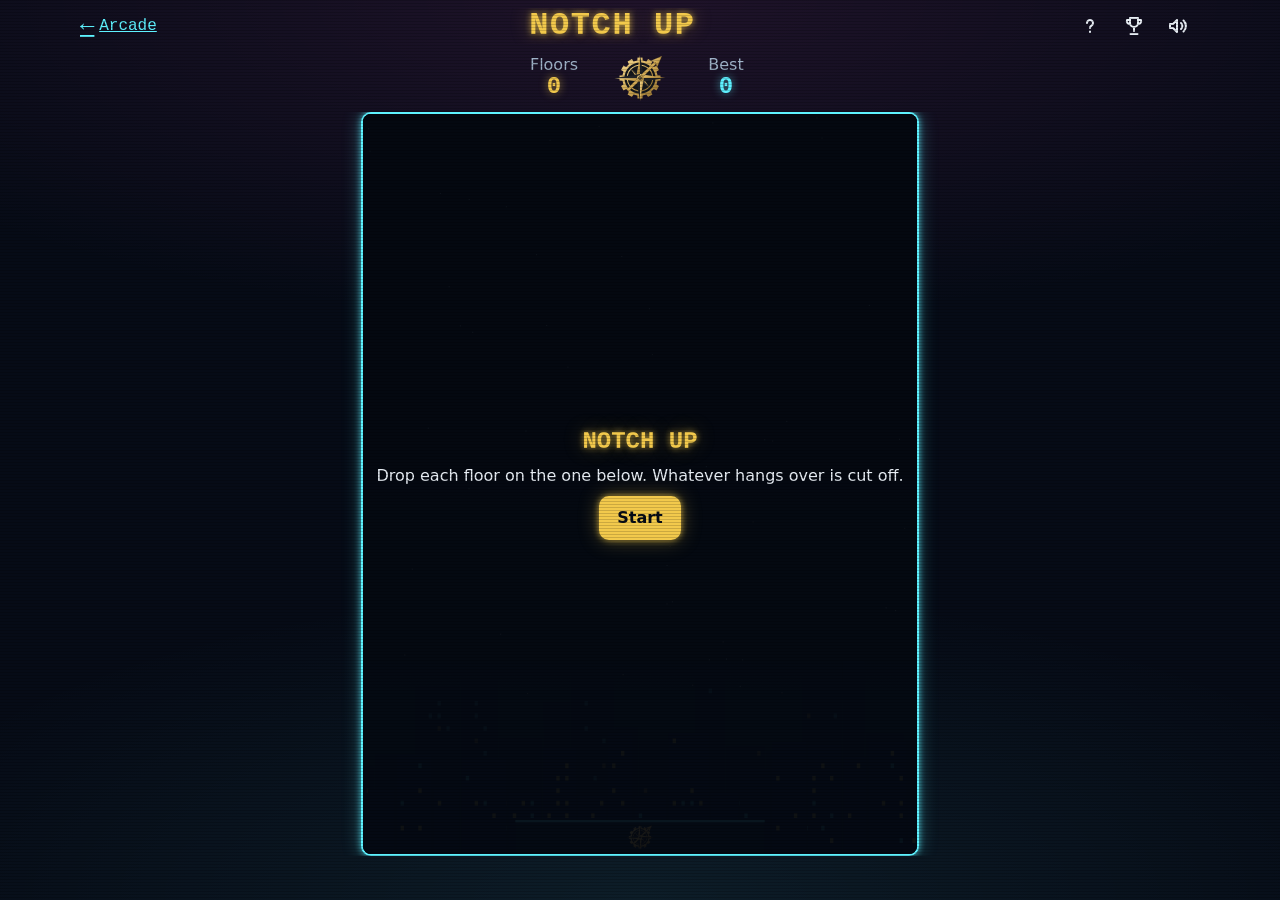
<file: games/notch-up/index.html>
<!doctype html>
<html lang="en">
<head>
  <meta charset="utf-8">
  <meta name="viewport" content="width=device-width, initial-scale=1">
  <meta name="theme-color" content="#060b16">
  <meta name="color-scheme" content="dark">
  <meta name="build" content="dev">
  <title>Notch Up: a tower stacker · Notchup Arcade</title>
  <meta name="description" content="Drop each floor on the one below and build the Notchup tower into the night sky. A free tower stacker in the Notchup Arcade. No ads, no tracking.">
  <link rel="canonical" href="https://arcade.notchup.fi/games/notch-up/">
  <link rel="icon" href="../../assets/mark.svg" type="image/svg+xml">
  <meta property="og:type" content="website">
  <meta property="og:site_name" content="Notchup Arcade">
  <meta property="og:title" content="Notch Up: a tower stacker">
  <meta property="og:description" content="Drop each floor on the one below and build the Notchup tower into the night sky.">
  <meta property="og:url" content="https://arcade.notchup.fi/games/notch-up/">
  <meta property="og:locale" content="en">
  <link rel="stylesheet" href="../../styles.css">
  <!-- Every module main.js pulls in, fetched at once (./dev sync writes the list, tests/preload.test.js checks it). -->
  <link rel="modulepreload" href="rules.js">
  <link rel="modulepreload" href="scene.js">
  <link rel="modulepreload" href="../../js/attract.js">
  <link rel="modulepreload" href="../../js/canvas.js">
  <link rel="modulepreload" href="../../js/city.js">
  <link rel="modulepreload" href="../../js/dialogs.js">
  <link rel="modulepreload" href="../../js/fame.js">
  <link rel="modulepreload" href="../../js/grace.js">
  <link rel="modulepreload" href="../../js/initials.js">
  <link rel="modulepreload" href="../../js/logo.js">
  <link rel="modulepreload" href="../../js/loop.js">
  <link rel="modulepreload" href="../../js/memory.js">
  <link rel="modulepreload" href="../../js/random.js">
  <link rel="modulepreload" href="../../js/replay.js">
  <link rel="modulepreload" href="../../js/scores.js">
  <link rel="modulepreload" href="../../js/settings.js">
  <link rel="modulepreload" href="../../js/sound.js">
  <link rel="modulepreload" href="../../js/sparks.js">
  <link rel="modulepreload" href="../../js/version.js">
  <script type="module" src="main.js" blocking="render"></script>
</head>
<body class="game" data-game="notch-up">
  <header class="game-bar">
    <a class="back" href="../../">←<span class="back-text"> Arcade</span></a>
    <h1>Notch Up</h1>
    <div class="tools">
      <button type="button" id="help-open" class="icon" aria-label="How to play" title="How to play"><svg viewBox="0 0 24 24" aria-hidden="true"><path d="M9 9a3 3 0 1 1 4.5 2.6c-.9.5-1.5 1.2-1.5 2.4M12 17.5v.5"/></svg></button>
      <button type="button" id="fame-open" class="icon" aria-label="Hall of fame" title="Hall of fame"><svg viewBox="0 0 24 24" aria-hidden="true"><path d="M8 4h8v5a4 4 0 0 1-8 0zM8 6H5a3 3 0 0 0 3 4M16 6h3a3 3 0 0 1-3 4M12 13v4M8.5 20h7"/></svg></button>
      <button type="button" id="sound" class="icon sound" aria-pressed="true" aria-label="Sound" title="Sound"><svg viewBox="0 0 24 24" aria-hidden="true"><path d="M4 10h3l4-4v12l-4-4H4z"/><path class="sound-on" d="M15 9a4 4 0 0 1 0 6M17.5 6.5a7.5 7.5 0 0 1 0 11"/><path class="sound-off" d="M15 9l6 6M21 9l-6 6"/></svg></button>
    </div>
  </header>

  <main class="game-main">
    <noscript><p class="note">Notch Up needs JavaScript to run.</p></noscript>

    <div class="console">
      <p class="readout"><span class="readout-label">Floors</span> <span id="floors" class="readout-value gold">0</span></p>
      <div id="badge" class="badge-logo"><img src="../../assets/mark.svg" alt="" width="56" height="56"></div>
      <p class="readout"><span class="readout-label">Best</span> <span id="best" class="readout-value cyan">0</span></p>
    </div>

    <div id="frame" class="panel-frame">
      <div id="stage" class="stage tower" data-play data-small-target>
        <canvas id="board" aria-hidden="true"></canvas>
        <button type="button" id="drop" class="drop-zone" aria-label="Drop the floor"></button>
        <div id="card" class="card">
          <h2 id="card-title">Notch Up</h2>
          <p id="card-text">Drop each floor on the one below. Whatever hangs over is cut off.</p>
          <button type="button" id="go" class="primary">Start</button>
        </div>
      </div>
    </div>

    <p id="status" class="status" role="status"></p>
  </main>

  <dialog id="help" class="sheet" aria-labelledby="help-title">
    <form method="dialog">
      <h2 id="help-title">How to play</h2>
      <p>Build the Notchup tower as high as it goes. A new floor slides back and forth above the top; drop it on the floor below.</p>
      <ul>
        <li>Tap or click anywhere on the tower, or press Space or Enter, to drop the floor.</li>
        <li>Whatever hangs over the edge is cut off, so the next floor is narrower.</li>
        <li>A drop that lines up (almost) exactly is perfect and keeps the whole width. From the third perfect in a row, each perfect wins some width back.</li>
        <li>A floor that misses the tower ends the run. The floors get a little faster as the tower grows.</li>
        <li>Every tenth floor the logo notches up, and 10, 50 and 100 floors get a cheer and a helping hand: the crane builds that floor wider (at 100, back to full width), so the floors after it are wider too.</li>
      </ul>
      <p class="credit">Notch Up is made by <a href="https://www.notchup.fi">Notchup</a>. No ads, no cookies, no tracking. <span class="version">v0.3.0</span></p>
      <div class="actions"><button type="submit" class="primary">Close</button></div>
    </form>
  </dialog>

  <dialog id="fame" class="sheet" aria-labelledby="fame-title">
    <form method="dialog">
      <h2 id="fame-title">Hall of fame</h2>
      <table id="scores">
        <caption>Most floors</caption>
        <thead></thead>
        <tbody></tbody>
      </table>
      <p class="credit">Kept in this browser only.</p>
      <div class="actions"><button type="submit" class="primary">Close</button></div>
    </form>
  </dialog>

  <dialog id="initials" class="sheet initials" aria-labelledby="initials-title">
    <form method="dialog">
      <h2 id="initials-title" tabindex="-1" autofocus>New high score!</h2>
      <p class="initials-score"></p>
      <label for="initials-input">Your initials, three letters</label>
      <input id="initials-input" name="initials" maxlength="3" autocomplete="off" autocapitalize="characters" spellcheck="false" enterkeyhint="done">
      <p class="initials-error" hidden>Three letters, please.</p>
      <p class="credit">Kept in this browser only.</p>
      <div class="actions">
        <button type="submit" value="skip">Skip</button>
        <button type="submit" value="save" class="primary">Save</button>
      </div>
    </form>
  </dialog>
</body>
</html>
</file>
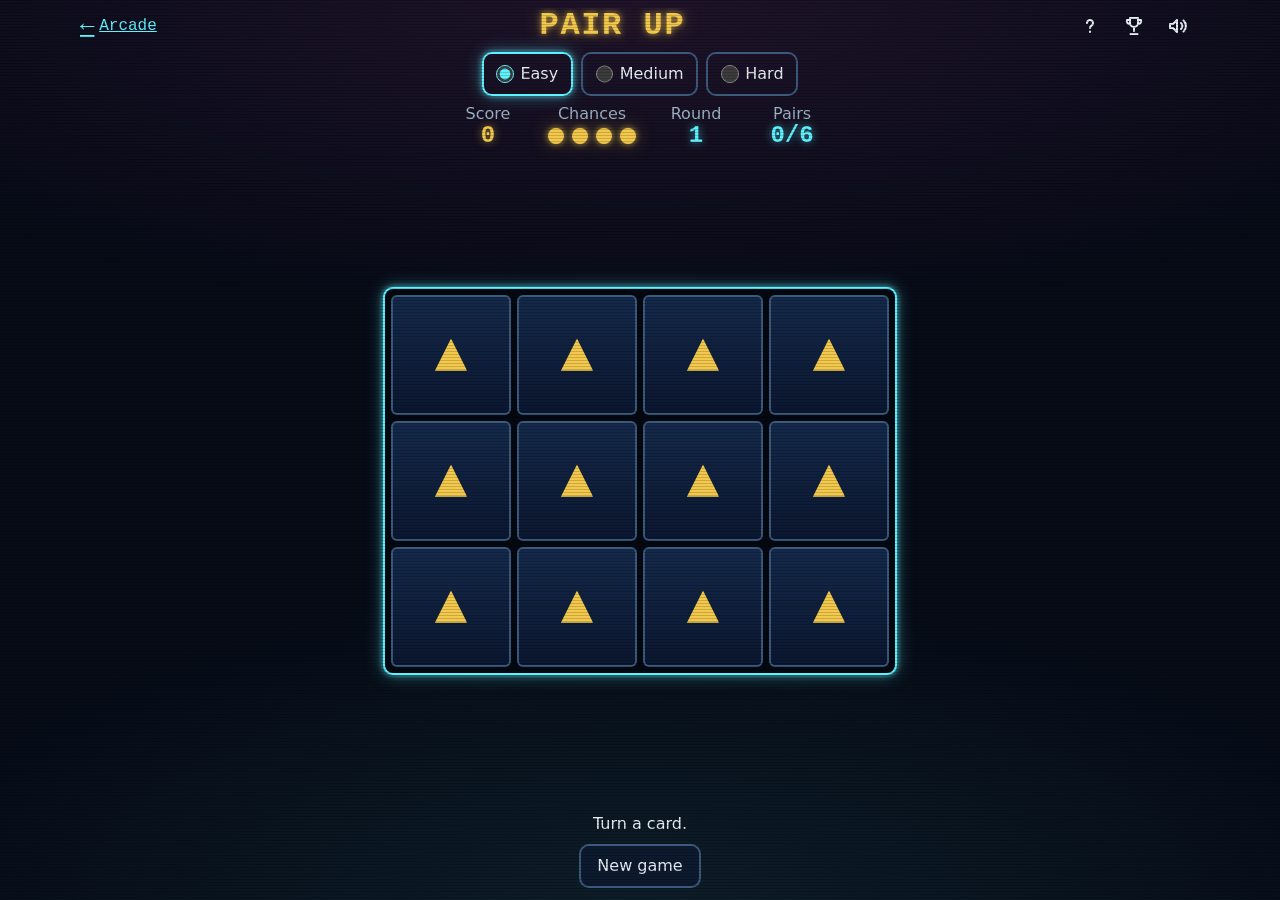
<file: games/pair-up/index.html>
<!doctype html>
<html lang="en">
<head>
  <meta charset="utf-8">
  <meta name="viewport" content="width=device-width, initial-scale=1">
  <meta name="theme-color" content="#060b16">
  <meta name="color-scheme" content="dark">
  <meta name="build" content="dev">
  <title>Pair Up: a neon memory game · Notchup Arcade</title>
  <meta name="description" content="Turn the cards and find every pair, round after round, until you run out of chances. A free memory game in the Notchup Arcade. No ads, no tracking.">
  <link rel="canonical" href="https://arcade.notchup.fi/games/pair-up/">
  <link rel="icon" href="../../assets/mark.svg" type="image/svg+xml">
  <meta property="og:type" content="website">
  <meta property="og:site_name" content="Notchup Arcade">
  <meta property="og:title" content="Pair Up: a neon memory game">
  <meta property="og:description" content="Turn the cards and find every pair, round after round, until you run out of chances.">
  <meta property="og:url" content="https://arcade.notchup.fi/games/pair-up/">
  <meta property="og:locale" content="en">
  <link rel="stylesheet" href="../../styles.css">
  <!-- Every module main.js pulls in, fetched at once (./dev sync writes the list, tests/preload.test.js checks it). -->
  <link rel="modulepreload" href="faces.js">
  <link rel="modulepreload" href="rules.js">
  <link rel="modulepreload" href="../../js/attract.js">
  <link rel="modulepreload" href="../../js/canvas.js">
  <link rel="modulepreload" href="../../js/dialogs.js">
  <link rel="modulepreload" href="../../js/fame.js">
  <link rel="modulepreload" href="../../js/grace.js">
  <link rel="modulepreload" href="../../js/grid.js">
  <link rel="modulepreload" href="../../js/initials.js">
  <link rel="modulepreload" href="../../js/levels.js">
  <link rel="modulepreload" href="../../js/logo.js">
  <link rel="modulepreload" href="../../js/loop.js">
  <link rel="modulepreload" href="../../js/memory.js">
  <link rel="modulepreload" href="../../js/random.js">
  <link rel="modulepreload" href="../../js/scores.js">
  <link rel="modulepreload" href="../../js/screens.js">
  <link rel="modulepreload" href="../../js/settings.js">
  <link rel="modulepreload" href="../../js/shuffle.js">
  <link rel="modulepreload" href="../../js/sound.js">
  <link rel="modulepreload" href="../../js/version.js">
  <script type="module" src="main.js" blocking="render"></script>
</head>
<body class="game" data-game="pair-up">
  <header class="game-bar">
    <a class="back" href="../../">←<span class="back-text"> Arcade</span></a>
    <h1>Pair Up</h1>
    <div class="tools">
      <button type="button" id="help-open" class="icon" aria-label="How to play" title="How to play"><svg viewBox="0 0 24 24" aria-hidden="true"><path d="M9 9a3 3 0 1 1 4.5 2.6c-.9.5-1.5 1.2-1.5 2.4M12 17.5v.5"/></svg></button>
      <button type="button" id="fame-open" class="icon" aria-label="Hall of fame" title="Hall of fame"><svg viewBox="0 0 24 24" aria-hidden="true"><path d="M8 4h8v5a4 4 0 0 1-8 0zM8 6H5a3 3 0 0 0 3 4M16 6h3a3 3 0 0 1-3 4M12 13v4M8.5 20h7"/></svg></button>
      <button type="button" id="sound" class="icon sound" aria-pressed="true" aria-label="Sound" title="Sound"><svg viewBox="0 0 24 24" aria-hidden="true"><path d="M4 10h3l4-4v12l-4-4H4z"/><path class="sound-on" d="M15 9a4 4 0 0 1 0 6M17.5 6.5a7.5 7.5 0 0 1 0 11"/><path class="sound-off" d="M15 9l6 6M21 9l-6 6"/></svg></button>
    </div>
  </header>

  <main class="game-main">
    <noscript><p class="note">Pair Up needs JavaScript to run.</p></noscript>

    <fieldset class="levels">
      <legend class="visually-hidden">Level</legend>
      <label><input type="radio" name="level" value="easy" checked> Easy</label>
      <label><input type="radio" name="level" value="medium"> Medium</label>
      <label><input type="radio" name="level" value="hard"> Hard</label>
    </fieldset>

    <div class="console">
      <p class="readout"><span class="readout-label">Score</span> <span id="score" class="readout-value gold">0</span></p>
      <p class="readout"><span class="readout-label">Chances</span> <span id="lamps" class="lamps" role="img" aria-label="3 of 3 chances left"><span class="lamp on"></span><span class="lamp on"></span><span class="lamp on"></span></span></p>
      <p class="readout"><span class="readout-label">Round</span> <span id="round" class="readout-value cyan">1</span></p>
      <p class="readout"><span class="readout-label">Pairs</span> <span id="pairs" class="readout-value cyan">0/6</span></p>
    </div>

    <div id="frame" class="panel-frame">
      <div class="pairs">
        <div id="deck" class="panel deck" data-play role="group" aria-label="Cards"></div>
        <div id="card" class="card" hidden>
          <div id="badge" class="badge-logo"></div>
          <h2 id="card-title"></h2>
          <p id="card-text"></p>
          <button type="button" id="go" class="primary">Play again</button>
        </div>
      </div>
    </div>

    <p id="status" class="status" role="status"></p>

    <div class="actions">
      <button type="button" id="again">New game</button>
    </div>
  </main>

  <dialog id="help" class="sheet" aria-labelledby="help-title">
    <form method="dialog">
      <h2 id="help-title">How to play</h2>
      <p>Every card has a twin. Turn two cards at a time and find all the pairs.</p>
      <ul>
        <li>Tap or click a card to turn it. Turn a second one: if they match they stay up, if not they turn back down and you lose a chance.</li>
        <li>A wrong guess uses up a chance: you have 4 on Easy, 5 on Medium and 6 on Hard, shown as lamps. Every pair you find lights one lamp back.</li>
        <li>Find every pair and you get lamps back (one on Easy and Medium, two on Hard), then the next round starts with a fresh deck. The run goes on until all the lamps are out.</li>
        <li>Pairs found one after another score more, and so do the lamps left when you clear a round.</li>
        <li>The faces are letters and little pictures from the other games: the logo, a bulb, a fuse and a floor of the tower, and bugs that look alike: a beetle, a ladybird, a spider and a butterfly.</li>
        <li>On a keyboard, the arrow keys move around the cards and Enter or Space turns one.</li>
      </ul>
      <p class="credit">Pair Up is made by <a href="https://www.notchup.fi">Notchup</a>. No ads, no cookies, no tracking. <span class="version">v0.3.0</span></p>
      <div class="actions"><button type="submit" class="primary">Close</button></div>
    </form>
  </dialog>

  <dialog id="fame" class="sheet" aria-labelledby="fame-title">
    <form method="dialog">
      <h2 id="fame-title">Hall of fame</h2>
      <table id="scores">
        <caption id="scores-caption">Easy</caption>
        <thead></thead>
        <tbody></tbody>
      </table>
      <p class="credit">Kept in this browser only.</p>
      <div class="actions"><button type="submit" class="primary">Close</button></div>
    </form>
  </dialog>

  <dialog id="initials" class="sheet initials" aria-labelledby="initials-title">
    <form method="dialog">
      <h2 id="initials-title" tabindex="-1" autofocus>New high score!</h2>
      <p class="initials-score"></p>
      <label for="initials-input">Your initials, three letters</label>
      <input id="initials-input" name="initials" maxlength="3" autocomplete="off" autocapitalize="characters" spellcheck="false" enterkeyhint="done">
      <p class="initials-error" hidden>Three letters, please.</p>
      <p class="credit">Kept in this browser only.</p>
      <div class="actions">
        <button type="submit" value="skip">Skip</button>
        <button type="submit" value="save" class="primary">Save</button>
      </div>
    </form>
  </dialog>
</body>
</html>
</file>
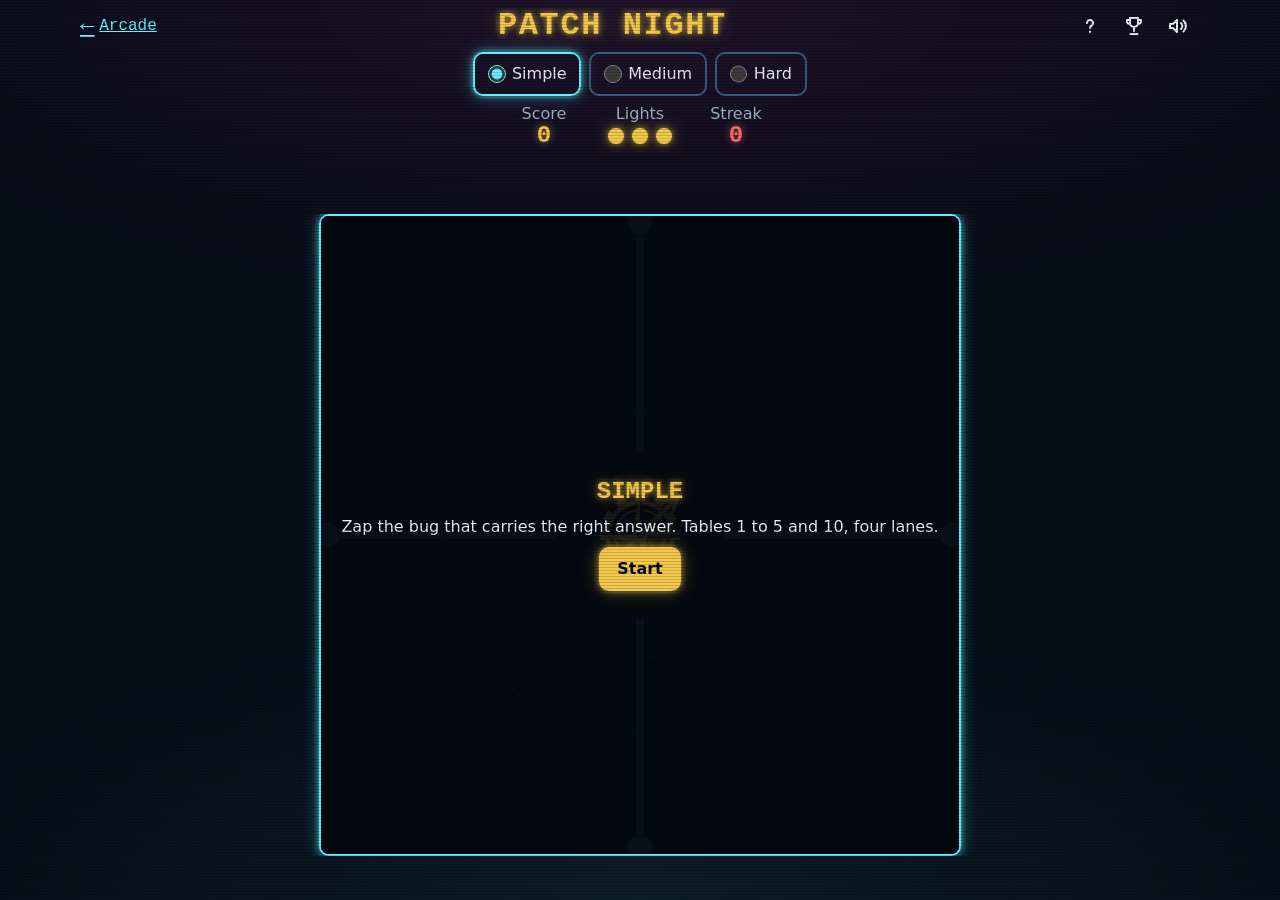
<file: games/patch-night/index.html>
<!doctype html>
<html lang="en">
<head>
  <meta charset="utf-8">
  <meta name="viewport" content="width=device-width, initial-scale=1">
  <meta name="theme-color" content="#060b16">
  <meta name="color-scheme" content="dark">
  <meta name="build" content="dev">
  <title>Patch Night: a times-table bug zapper · Notchup Arcade</title>
  <meta name="description" content="Zap the bug that carries the right answer to the times-table question. A free times-table bug zapper in the Notchup Arcade. No ads, no tracking.">
  <link rel="canonical" href="https://arcade.notchup.fi/games/patch-night/">
  <link rel="icon" href="../../assets/mark.svg" type="image/svg+xml">
  <meta property="og:type" content="website">
  <meta property="og:site_name" content="Notchup Arcade">
  <meta property="og:title" content="Patch Night: a times-table bug zapper">
  <meta property="og:description" content="Zap the bug that carries the right answer to the times-table question.">
  <meta property="og:url" content="https://arcade.notchup.fi/games/patch-night/">
  <meta property="og:locale" content="en">
  <link rel="stylesheet" href="../../styles.css">
  <!-- Every module main.js pulls in, fetched at once (./dev sync writes the list, tests/preload.test.js checks it). -->
  <link rel="modulepreload" href="rules.js">
  <link rel="modulepreload" href="scene.js">
  <link rel="modulepreload" href="../../js/attract.js">
  <link rel="modulepreload" href="../../js/canvas.js">
  <link rel="modulepreload" href="../../js/dialogs.js">
  <link rel="modulepreload" href="../../js/fame.js">
  <link rel="modulepreload" href="../../js/grace.js">
  <link rel="modulepreload" href="../../js/initials.js">
  <link rel="modulepreload" href="../../js/levels.js">
  <link rel="modulepreload" href="../../js/logo.js">
  <link rel="modulepreload" href="../../js/loop.js">
  <link rel="modulepreload" href="../../js/memory.js">
  <link rel="modulepreload" href="../../js/random.js">
  <link rel="modulepreload" href="../../js/scores.js">
  <link rel="modulepreload" href="../../js/settings.js">
  <link rel="modulepreload" href="../../js/sound.js">
  <link rel="modulepreload" href="../../js/sparks.js">
  <link rel="modulepreload" href="../../js/version.js">
  <script type="module" src="main.js" blocking="render"></script>
</head>
<body class="game" data-game="patch-night">
  <header class="game-bar">
    <a class="back" href="../../">←<span class="back-text"> Arcade</span></a>
    <h1>Patch Night</h1>
    <div class="tools">
      <button type="button" id="help-open" class="icon" aria-label="How to play" title="How to play"><svg viewBox="0 0 24 24" aria-hidden="true"><path d="M9 9a3 3 0 1 1 4.5 2.6c-.9.5-1.5 1.2-1.5 2.4M12 17.5v.5"/></svg></button>
      <button type="button" id="fame-open" class="icon" aria-label="Hall of fame" title="Hall of fame"><svg viewBox="0 0 24 24" aria-hidden="true"><path d="M8 4h8v5a4 4 0 0 1-8 0zM8 6H5a3 3 0 0 0 3 4M16 6h3a3 3 0 0 1-3 4M12 13v4M8.5 20h7"/></svg></button>
      <button type="button" id="sound" class="icon sound" aria-pressed="true" aria-label="Sound" title="Sound"><svg viewBox="0 0 24 24" aria-hidden="true"><path d="M4 10h3l4-4v12l-4-4H4z"/><path class="sound-on" d="M15 9a4 4 0 0 1 0 6M17.5 6.5a7.5 7.5 0 0 1 0 11"/><path class="sound-off" d="M15 9l6 6M21 9l-6 6"/></svg></button>
    </div>
  </header>

  <main class="game-main">
    <noscript><p class="note">Patch Night needs JavaScript to run.</p></noscript>

    <fieldset class="levels">
      <legend class="visually-hidden">Level</legend>
      <label><input type="radio" name="level" value="simple" checked> Simple</label>
      <label><input type="radio" name="level" value="medium"> Medium</label>
      <label><input type="radio" name="level" value="hard"> Hard</label>
    </fieldset>

    <div class="console">
      <p class="readout"><span class="readout-label">Score</span> <span id="score" class="readout-value gold">0</span></p>
      <p class="readout"><span class="readout-label">Lights</span> <span id="lamps" class="lamps" role="img" aria-label="3 of 3 lights on"><span class="lamp on"></span><span class="lamp on"></span><span class="lamp on"></span></span></p>
      <p class="readout"><span class="readout-label">Streak</span> <span id="streak" class="readout-value">0</span></p>
    </div>

    <p id="question" class="question" aria-live="polite" aria-atomic="true"></p>

    <div id="frame" class="panel-frame">
      <div id="stage" class="stage" data-play data-small-target>
        <canvas id="board" aria-hidden="true"></canvas>
        <p id="worth" class="worth" aria-hidden="true"></p>
        <div id="lanes" class="lanes" role="group" aria-label="Lanes"></div>
        <div id="card" class="card">
          <h2 id="card-title"></h2>
          <p id="card-text"></p>
          <ul id="practise" class="practise" aria-label="Practise these"></ul>
          <button type="button" id="go" class="primary">Start</button>
        </div>
      </div>
    </div>

    <p id="status" class="status" role="status"></p>
  </main>

  <dialog id="help" class="sheet" aria-labelledby="help-title">
    <form method="dialog">
      <h2 id="help-title">How to play</h2>
      <p>Each wave asks one times-table question. A bug crawls in along every lane, each carrying a number. Zap the one with the right answer before it reaches the logo.</p>
      <ul>
        <li>Tap a bug, or anywhere in its lane. On a keyboard, aim the turret and fire: the arrow keys turn it (two together, like up and right, aim at the corner), Q, E, Z, C and the number pad work too, and Space or Enter fires.</li>
        <li>A wrong zap pushes that bug back, nudges the other bugs closer, takes off what the answer is worth (25, then 50, then 75), and ends your streak. A third wrong zap in one wave puts out a light, so guessing every lane does not pay.</li>
        <li>If the right bug gets through, a light goes out. Three lights out ends the run.</li>
        <li>Hard also asks for a missing number, like 7 × ? = 56: the bugs carry the factors.</li>
        <li>A fact you miss comes back a few questions later, and the list of misses shows at the end. This browser remembers your weak facts for next time; nothing leaves it.</li>
        <li>Score: the number in the corner is what the right answer is worth now. It starts at 200 and counts down as the bug crawls in, so quick answers score more. It is multiplied by your streak: ×2 at 3 in a row, ×3 at 6, ×4 at 10.</li>
      </ul>
      <p class="credit">Patch Night is made by <a href="https://www.notchup.fi">Notchup</a>. No ads, no cookies, no tracking. <span class="version">v0.3.0</span></p>
      <div class="actions"><button type="submit" class="primary">Close</button></div>
    </form>
  </dialog>

  <dialog id="fame" class="sheet" aria-labelledby="fame-title">
    <form method="dialog">
      <h2 id="fame-title">Hall of fame</h2>
      <table id="scores">
        <caption id="scores-caption">Simple</caption>
        <thead></thead>
        <tbody></tbody>
      </table>
      <p class="credit">Kept in this browser only.</p>
      <div class="actions"><button type="submit" class="primary">Close</button></div>
    </form>
  </dialog>

  <dialog id="initials" class="sheet initials" aria-labelledby="initials-title">
    <form method="dialog">
      <h2 id="initials-title" tabindex="-1" autofocus>New high score!</h2>
      <p class="initials-score"></p>
      <label for="initials-input">Your initials, three letters</label>
      <input id="initials-input" name="initials" maxlength="3" autocomplete="off" autocapitalize="characters" spellcheck="false" enterkeyhint="done">
      <p class="initials-error" hidden>Three letters, please.</p>
      <p class="credit">Kept in this browser only.</p>
      <div class="actions">
        <button type="submit" value="skip">Skip</button>
        <button type="submit" value="save" class="primary">Save</button>
      </div>
    </form>
  </dialog>
</body>
</html>
</file>
<file: styles.css>
/* Notchup Arcade: one stylesheet for the hall and every game page, mobile first. Colours are tokens here only (canvas code reads --neon-*, js/attract.js). Animation stays in prefers-reduced-motion: no-preference and moves only transform or opacity. */

:root {
  --neon-bg: #060b16;        /* the hall at night, a deeper Notchup navy */
  --neon-ink: #e8eef5;       /* 17:1 on --neon-bg */
  --neon-dim: #3c5a7d;       /* untested fuses, frames: decoration, not text */
  --neon-muted: #9fb3c8;     /* quiet text, 9:1 */
  --neon-gold: #f2c94c;      /* Notchup gold, brightened for neon: 12:1 */
  --neon-cyan: #5ef2ff;      /* 14:1 */
  --neon-magenta: #ff5ad9;   /* 7.3:1 */
  --neon-green: #7dff9a;     /* 15:1 */
  --neon-red: #ff6b6b;       /* 7:1 */
  --surface: #0d1a2e;
  --line: #1d3a5c;
  --focus: #5ef2ff;

  --gap: 1rem;
  --radius: 10px;
  --font: system-ui, -apple-system, "Segoe UI", sans-serif;
  --mono: ui-monospace, Menlo, Consolas, "Liberation Mono", monospace;
  --glow-cyan: 0 0 6px rgb(94 242 255 / 0.7), 0 0 18px rgb(94 242 255 / 0.35);
  --glow-gold: 0 0 6px rgb(242 201 76 / 0.75), 0 0 20px rgb(242 201 76 / 0.35);
  --glow-magenta: 0 0 6px rgb(255 90 217 / 0.7), 0 0 18px rgb(255 90 217 / 0.35);
  color-scheme: dark;
}

*, *::before, *::after { box-sizing: border-box; }

html { background: var(--neon-bg); }

body {
  margin: 0;
  min-height: 100dvh;
  display: flex;
  flex-direction: column;
  background:
    radial-gradient(120% 60% at 50% 0%, rgb(255 90 217 / 0.10), transparent 60%),
    radial-gradient(90% 50% at 50% 100%, rgb(94 242 255 / 0.08), transparent 70%),
    var(--neon-bg);
  color: var(--neon-ink);
  font: 1rem/1.5 var(--font);
}

/* Scanlines: one static layer on top of everything, never animated, never in the way of a click. */
body::after {
  content: "";
  position: fixed;
  inset: 0;
  pointer-events: none;
  background: repeating-linear-gradient(to bottom, rgb(0 0 0 / 0.16) 0 1px, transparent 1px 3px);
}

main { flex: 1; width: 100%; max-width: 72rem; margin: 0 auto; padding: 0 var(--gap); }

a { color: var(--neon-cyan); }
a:hover { color: var(--neon-gold); }

:focus-visible { outline: 3px solid var(--focus); outline-offset: 3px; }

button {
  font: inherit;
  color: inherit;
  min-height: 44px;
  min-width: 44px;
  padding: 0.5rem 1rem;
  border: 2px solid var(--neon-dim);
  border-radius: var(--radius);
  background: var(--surface);
  cursor: pointer;
}
button:hover:not(:disabled) { border-color: var(--neon-cyan); }
.sheet button:disabled { opacity: 0.4; cursor: default; } /* in dialogs only: Lob disables its controls between throws, and dimming them each turn would flicker */
button[aria-pressed="true"] { border-color: var(--neon-cyan); box-shadow: var(--glow-cyan); }
button.primary {
  border-color: var(--neon-gold);
  color: var(--neon-bg);
  background: var(--neon-gold);
  font-weight: 700;
  box-shadow: var(--glow-gold);
}

/* Icon buttons: a 24 px line drawing in a 44 px button. */
button.icon { display: inline-grid; place-items: center; padding: 0; width: 44px; border-color: transparent; background: none; }
button.icon:hover { border-color: var(--neon-dim); }
button.icon svg { width: 24px; height: 24px; fill: none; stroke: currentColor; stroke-width: 2; stroke-linecap: round; stroke-linejoin: round; }
button.sound[aria-pressed] { box-shadow: none; border-color: transparent; }
button.sound[aria-pressed="true"] .sound-off, button.sound[aria-pressed="false"] .sound-on { display: none; }
button.sound[aria-pressed="false"] { color: var(--neon-muted); }

.visually-hidden {
  position: absolute;
  width: 1px;
  height: 1px;
  overflow: hidden;
  clip-path: inset(50%);
  white-space: nowrap;
}

/* The Notchup logo (js/logo.js): the gear and the arrow move around the logo's centre. */
.logo { display: block; width: 100%; height: 100%; overflow: visible; }
.logo-gear, .logo-arrow { transform-origin: 0 0; }
.marquee-logo img, .badge-logo img { display: block; width: 100%; height: 100%; }

/* ---------- Hall ---------- */

.marquee { position: relative; text-align: center; padding: 0.75rem var(--gap) 0.75rem; }
.marquee .sound { position: absolute; top: 0.25rem; right: 0.25rem; }
.marquee-title { display: flex; align-items: center; justify-content: center; gap: 0.5rem; }
.marquee-logo { flex: none; width: 2.75rem; height: 2.75rem; filter: drop-shadow(0 0 8px rgb(242 201 76 / 0.35)); }
/* On hover or keyboard focus a soft gold light glows behind the mark. */
a.marquee-logo { border-radius: 50%; transition: background-color 0.2s, box-shadow 0.2s; }
a.marquee-logo:hover, a.marquee-logo:focus-visible { background: radial-gradient(circle, rgb(242 201 76 / 0.28), rgb(242 201 76 / 0.08) 65%, transparent 72%); box-shadow: 0 0 22px rgb(242 201 76 / 0.45); }
.marquee h1 {
  margin: 0;
  font: 800 clamp(1.5rem, 7vw, 4rem)/1.05 var(--mono);
  letter-spacing: 0.04em;
  text-transform: uppercase;
}
.marquee-brand { color: var(--neon-gold); text-shadow: var(--glow-gold); }
.marquee-arcade { color: var(--neon-magenta); text-shadow: var(--glow-magenta); }
.tagline { margin: 0.4rem auto 0; max-width: 34rem; color: var(--neon-muted); }
.badge {
  display: inline-block;
  padding: 0 0.5rem;
  border: 2px solid var(--neon-cyan);
  border-radius: 999px;
  color: var(--neon-cyan);
  font: 700 1rem/1.4 var(--mono);
  text-transform: uppercase;
  letter-spacing: 0.1em;
}

/* Cabinets: each game is an arcade machine drawn in CSS: a lit marquee with the name, the screen in its bezel
   (the attract-mode demo plays here), a control panel, and a base with the pitch and a Play plate. A game
   still coming has its marquee unlit and its screen off. Nothing here moves on its own. */

/* Phone: the ready game is a big cabinet, the ones still coming share a row below it. */
.cabinets {
  list-style: none;
  margin: 0;
  padding: 0 0 1rem;
  display: grid;
  gap: 0.75rem;
  grid-template-columns: 1fr 1fr;
}
.cabinet:not(.soon) { grid-column: 1 / -1; }

.cabinet > a, .cabinet-body {
  --side: 6px;               /* the cabinet's side panels, seen from the front */
  display: flex;
  flex-direction: column;
  height: 100%;
  border: 2px solid var(--neon-cyan);   /* the lit edge trim */
  border-radius: 14px 14px 6px 6px;
  background:
    linear-gradient(to right, rgb(0 0 0 / 0.4), transparent 10% 90%, rgb(0 0 0 / 0.4)),
    linear-gradient(to bottom, #12264a, #0a1528 70%, #070f1e);
  box-shadow: var(--glow-cyan);
  color: var(--neon-ink);
  text-decoration: none;
}
.cabinet > a:hover { border-color: var(--neon-gold); box-shadow: var(--glow-gold); color: var(--neon-ink); }
.cabinet.soon .cabinet-body { border-color: var(--line); box-shadow: none; }

/* The marquee: a backlit sign, magenta light behind the name. */
.cabinet-marquee {
  display: block;
  margin: var(--side) var(--side) 0;
  padding: 0.4rem 0.25rem;
  border-radius: 9px 9px 2px 2px;
  border-bottom: 3px solid #02050b;
  background: radial-gradient(70% 140% at 50% 50%, rgb(255 90 217 / 0.32), rgb(255 90 217 / 0.06) 75%), #1b0d2c;
  box-shadow: inset 0 0 14px rgb(255 90 217 / 0.35);
  text-align: center;
}
.soon .cabinet-marquee { background: #0c1424; box-shadow: none; }

.cabinet-name {
  font: 800 1.25rem/1.2 var(--mono);
  text-transform: uppercase;
  letter-spacing: 0.06em;
  color: var(--neon-gold);
  text-shadow: var(--glow-gold);
}
.soon .cabinet-name { color: var(--neon-muted); text-shadow: none; font-size: 1rem; letter-spacing: 0.02em; white-space: nowrap; }

/* The bezel and the screen, with a still glass sheen over the picture. */
.cabinet-bezel {
  display: block;
  margin: 0 var(--side);
  padding: 8px;
  background: linear-gradient(to bottom, #03070f, #0a1426);
}
.screen {
  position: relative;
  display: block;
  aspect-ratio: 16 / 10;
  border: 3px solid #02050b;
  border-radius: 10px;
  background: var(--neon-bg);
  box-shadow: inset 0 0 30px rgb(0 0 0 / 0.9), 0 0 0 1px rgb(94 242 255 / 0.15);
  overflow: hidden;
}
.screen::after {
  content: "";
  position: absolute;
  inset: 0;
  pointer-events: none;
  background: linear-gradient(155deg, rgb(255 255 255 / 0.08), transparent 35%);
}
.screen-canvas { display: block; width: 100%; height: 100%; }
/* A screen that is off shows a faint Notchup mark, like a logo burnt into the glass. */
.soon .screen { background: url("assets/mark.svg") center / 40% no-repeat, var(--neon-bg); }
.soon .screen { aspect-ratio: 16 / 9; }
.soon .screen::before { content: ""; position: absolute; inset: 0; background: rgb(6 11 22 / 0.88); }

/* The teaser on a ready screen is always on: a plate at the foot of the picture, like a sticker on the glass,
   in the cabinet's colour (--plate). It breathes slowly (motion block below). Touch screens say tap. */
.cabinet[data-game] { --plate: var(--neon-gold); }
.cabinet[data-game="fuse-box"] { --plate: var(--neon-red); }
.cabinet[data-game="lob"] { --plate: var(--neon-cyan); }
.cabinet[data-game="patch-night"] { --plate: var(--neon-green); }
.cabinet[data-game="pair-up"] { --plate: var(--neon-magenta); }
.cabinet[data-game] .screen::before {
  content: "CLICK TO PLAY";
  position: absolute;
  bottom: 0.5rem;
  left: 50%;
  z-index: 1;
  padding: 0.2rem 0.75rem;
  border: 2px solid var(--plate);
  border-radius: 6px;
  background: var(--neon-bg);
  box-shadow: 0 2px 8px rgb(0 0 0 / 0.7);
  color: var(--neon-ink);
  font: 800 1rem/1.4 var(--mono);
  letter-spacing: 0.08em;
  text-shadow: 0 1px 2px rgb(0 0 0 / 0.9);
  white-space: nowrap;
  transform: translateX(-50%);
  pointer-events: none;
}
@media (pointer: coarse) { .cabinet[data-game] .screen::before { content: "TAP TO PLAY"; } }

/* The control panel sticks out past the sides and slopes towards the player. */
.cabinet-deck {
  display: flex;
  align-items: center;
  justify-content: center;
  gap: 0.9rem;
  height: 2.5rem;
  margin: 0 calc(-1 * var(--side) - 2px);
  padding-bottom: 4px;
  background: linear-gradient(to bottom, #24476f, #10213d 80%, #050b16);
  clip-path: polygon(5% 0, 95% 0, 100% 100%, 0 100%);
}
.stick {
  position: relative;
  width: 6px;
  height: 18px;
  margin-right: 0.6rem;
  border-radius: 3px;
  background: #8aa0b8;
}
.stick::before {
  content: "";
  position: absolute;
  left: 50%;
  top: -9px;
  width: 16px;
  height: 16px;
  margin-left: -8px;
  border-radius: 50%;
  background: radial-gradient(circle at 35% 35%, #ffd0f3, var(--neon-magenta) 45%, #8a1f72);
}
.knob {
  width: 14px;
  height: 14px;
  border-radius: 50%;
  background: radial-gradient(circle at 35% 35%, #ffffff, var(--knob) 45%, rgb(0 0 0 / 0.6));
  box-shadow: 0 2px 0 #02050b;
  --knob: var(--neon-cyan);
}
.knob + .knob { --knob: var(--neon-gold); }
.knob + .knob + .knob { --knob: var(--neon-green); }
.soon .cabinet-deck { filter: saturate(0.2) brightness(0.7); }

/* The base: the pitch, and a lit plate where a coin door would be. */
.cabinet-base {
  flex: 1;
  display: flex;
  flex-direction: column;
  align-items: center;
  justify-content: flex-end;
  gap: 0.5rem;
  margin: 0 var(--side);
  padding: 0.6rem 0.5rem 0.75rem;
  border-top: 2px solid #02050b;
}
.cabinet-pitch { display: none; color: var(--neon-muted); text-align: center; }
.cabinet-play {
  padding: 0.1rem 1rem;
  border: 2px solid var(--neon-magenta);
  border-radius: 6px;
  background: rgb(255 90 217 / 0.1);
  font: 700 1rem/1.5 var(--mono);
  text-align: center;
  text-transform: uppercase;
  letter-spacing: 0.08em;
  color: var(--neon-magenta);
  text-shadow: var(--glow-magenta);
  box-shadow: 0 0 10px rgb(255 90 217 / 0.35);
}
.soon .cabinet-base { padding-inline: 0.25rem; }
.soon .cabinet-play { padding: 0; border: 0; background: none; color: var(--neon-muted); text-shadow: none; box-shadow: none; letter-spacing: 0.02em; white-space: nowrap; }

/* Wider screens: two cabinets side by side, each with its pitch on the base; four in a row on a laptop. */
@media (min-width: 48rem) {
  .marquee { padding: 2rem var(--gap) 1.5rem; }
  .marquee-logo { width: 4.5rem; height: 4.5rem; }
  /* Twice the columns, each cabinet two wide, so a last cabinet left alone in its row can stand in the middle. */
  .cabinets { grid-template-columns: repeat(4, 1fr); gap: 2rem; padding-inline: 0.5rem; }
  .cabinet:not(.soon) { grid-column: span 2; }
  .cabinet:not(.soon):last-child:nth-child(odd) { grid-column: 2 / span 2; }
  .cabinet > a, .cabinet-body { --side: 10px; }
  .cabinet-marquee { padding: 0.6rem 0.5rem; }
  .cabinet-name, .soon .cabinet-name { font-size: 1.5rem; }
  .cabinet-bezel { padding: 12px 14px; }
  .screen, .soon .screen { aspect-ratio: 4 / 3; }
  .soon .cabinet-play { letter-spacing: 0.08em; }
  .cabinet-deck { height: 3.25rem; gap: 1.1rem; }
  .cabinet-pitch { display: block; flex: 1; }
}
@media (min-width: 70rem) {
  .cabinets { grid-template-columns: repeat(8, 1fr); gap: 1.5rem; }
  .cabinet:not(.soon):last-child:nth-child(odd) { grid-column: span 2; }
  .cabinet:not(.soon):nth-last-child(1):nth-child(4n + 1) { grid-column: 4 / span 2; }
  .cabinet:not(.soon):nth-last-child(2):nth-child(4n + 1) { grid-column: 3 / span 2; }
  .cabinet:not(.soon):nth-last-child(3):nth-child(4n + 1) { grid-column: 2 / span 2; }
}

/* ---------- Footer: one slim line ---------- */

.site-footer { padding: 0.25rem var(--gap) 0.5rem; color: var(--neon-muted); }
.links { list-style: none; margin: 0; padding: 0; display: flex; flex-wrap: wrap; justify-content: center; align-items: center; gap: 0 0.75rem; }
.links a { display: inline-flex; align-items: center; min-height: 44px; }

/* ---------- Game pages: everything on one screen ---------- */

body.game { height: 100vh; height: 100dvh; min-height: 0; } /* vh first for in-app browsers that predate dvh */

/* A game never moves under a finger: no scrolling, rubber-banding or pull to refresh. */
html:has(body.game), body.game { overflow: hidden; overscroll-behavior: none; }
[data-play] { touch-action: none; }

.game-bar {
  display: flex;
  align-items: center;
  gap: 0.5rem;
  padding: 0.25rem var(--gap);
  max-width: 72rem;
  width: 100%;
  margin: 0 auto;
}
.back { display: inline-flex; align-items: center; min-height: 44px; min-width: 44px; font: 1.5rem var(--mono); white-space: nowrap; }

.back-text { margin-left: 0.3em; font-size: 1rem; }
/* Phones: just the arrow, the word stays for screen readers. */
@media (max-width: 30rem) {
  .back-text { position: absolute; width: 1px; height: 1px; overflow: hidden; clip-path: inset(50%); }
}
@media (max-width: 22.4rem) { .game-bar { padding: 0.25rem 0.5rem; gap: 0.25rem; } }
.game-bar h1 {
  flex: 1;
  min-width: 0;
  margin: 0;
  overflow: hidden;
  text-overflow: ellipsis;
  text-align: center;
  font: 800 clamp(1rem, 5vw, 2rem)/1.1 var(--mono);
  text-transform: uppercase;
  letter-spacing: 0.05em;
  color: var(--neon-gold);
  text-shadow: var(--glow-gold);
  white-space: nowrap;
}
.tools { display: flex; }

@media (orientation: landscape) and (max-height: 30rem) and (pointer: coarse) {
  body.game::before {
    content: "\21BB  Turn your phone upright" / "Turn your phone upright";
    position: fixed;
    inset: 0;
    z-index: 9;
    display: grid;
    place-items: center;
    background: var(--neon-bg);
    color: var(--neon-gold);
    text-align: center;
    font: 800 1.25rem/1.6 var(--mono);
  }
}

.game-main { display: flex; flex-direction: column; align-items: center; gap: 0.5rem; min-height: 0; padding-bottom: 0.75rem; }

.levels { display: flex; gap: 0.5rem; margin: 0; padding: 0; border: 0; }
.levels label {
  display: inline-flex;
  align-items: center;
  gap: 0.4rem;
  min-height: 44px;
  padding: 0 0.8rem;
  border: 2px solid var(--neon-dim);
  border-radius: var(--radius);
  cursor: pointer;
}
.levels label:has(:checked) { border-color: var(--neon-cyan); box-shadow: var(--glow-cyan); }
.levels input { accent-color: var(--neon-cyan); width: 1.1rem; height: 1.1rem; margin: 0; }
/* Phones: a longer title and the level names still fit one row. */
@media (max-width: 24rem) {
  .game[data-game="patch-night"] .levels { gap: 0.25rem; }
  .game[data-game="patch-night"] .levels label { padding: 0 0.5rem; gap: 0.3rem; }
}

.console { display: flex; align-items: center; justify-content: center; gap: 1.5rem; }
.readout { margin: 0; display: flex; flex-direction: column; align-items: center; min-width: 4.5rem; line-height: 1.2; }
.readout-label { color: var(--neon-muted); }
.readout-value {
  font: 800 1.5rem/1.1 var(--mono);
  color: var(--neon-red);
  text-shadow: 0 0 8px rgb(255 107 107 / 0.6);
  font-variant-numeric: tabular-nums;
}
.badge-logo { width: 3.25rem; height: 3.25rem; }
.badge-logo.sparked .logo { filter: grayscale(1) brightness(0.6); }

/* The panel takes the room left; js sets --cell to what fits, and below 24 px the frame scrolls. */
.panel-frame {
  flex: 1;
  min-height: 0;
  width: 100%;
  display: grid;
  place-items: center;
  overflow: auto;
  overscroll-behavior: contain;
}
/* Cells stay 24 px or more, so on the smallest phones a drag scrolls the frame, and only it. */
.panel-frame.scrolls [data-play] { touch-action: pan-x pan-y; }
.panel {
  --cell: 32px;
  display: grid;
  grid-template-columns: repeat(var(--cols), var(--cell));
  padding: 6px;
  border: 2px solid var(--neon-cyan);
  border-radius: var(--radius);
  background: #040810;
  box-shadow: var(--glow-cyan);
  user-select: none;
  -webkit-user-select: none;
  -webkit-touch-callout: none;
}
.panel.dark { border-color: var(--neon-red); box-shadow: 0 0 14px rgb(255 107 107 / 0.5); }

.fuse {
  width: var(--cell);
  height: var(--cell);
  min-width: 0;
  min-height: 0;
  padding: 0;
  border: 2px solid var(--neon-dim);
  border-radius: 6px;
  margin: 0;
  background: linear-gradient(to bottom, #14294a, #0b1730);
  font: 800 max(16px, calc(var(--cell) * 0.55))/1 var(--mono);
}
.fuse:hover { border-color: var(--neon-cyan); }
.panel.tagging { border-color: var(--neon-gold); box-shadow: var(--glow-gold); }
.panel.tagging .fuse:not(.lit) { border-color: rgb(242 201 76 / 0.55); }
.fuse.lit { border-color: transparent; background: rgb(94 242 255 / 0.05); cursor: default; }
.fuse.n1 { color: var(--neon-cyan); }
.fuse.n2 { color: var(--neon-green); }
.fuse.n3 { color: var(--neon-gold); }
.fuse.n4 { color: var(--neon-magenta); }
.fuse.n5, .fuse.n6, .fuse.n7, .fuse.n8 { color: var(--neon-red); }
.fuse.tagged, .fuse.blown { position: relative; }
.fuse.tagged::before, .fuse.blown::before {
  content: "";
  position: absolute;
  inset: 22%;
  background: var(--neon-gold);
  clip-path: polygon(50% 0, 100% 100%, 0 100%);
}
.fuse.blown::before { background: var(--neon-red); clip-path: polygon(50% 0, 62% 35%, 100% 22%, 72% 55%, 100% 100%, 50% 74%, 0 100%, 28% 55%, 0 22%, 38% 35%); }
.fuse.sparked { border-color: var(--neon-red); background: rgb(255 107 107 / 0.25); }
.fuse.wrong::after {
  content: "";
  position: absolute;
  inset: 14%;
  background: linear-gradient(45deg, transparent 44%, var(--neon-red) 44% 56%, transparent 56%);
}

/* Bent Beam: a canvas under --n by --n buttons, with a gutter for the lamp housing. */
.beam { display: block; position: relative; box-sizing: content-box; width: calc((var(--n) + 1) * var(--cell)); height: calc(var(--n) * var(--cell)); padding: 0; }
.beam-frame { padding: 14px; }
.beam.won { border-color: var(--neon-green); box-shadow: 0 0 14px rgb(125 255 154 / 0.5); }
.beam canvas { position: absolute; inset: 0; width: 100%; height: 100%; }
.beam canvas, .beam .card { border-radius: calc(var(--radius) - 2px); }
.beam::after { content: ''; position: absolute; inset: -2px; border: 2px solid var(--neon-gold); border-radius: var(--radius); box-shadow: var(--glow-gold); opacity: var(--glow, 0); pointer-events: none; }
.beam-cells { position: absolute; inset: 0 0 0 var(--cell); display: grid; grid-template-columns: repeat(var(--n), var(--cell)); }
.beam-cells button { width: var(--cell); height: var(--cell); min-width: 0; min-height: 0; padding: 0; border: 0; background: none; cursor: default; }
.beam-cells .turns { cursor: pointer; }
.beam-cells .turns:hover { background: rgb(242 201 76 / 0.12); }

/* Patch Night: the question, the lights, and the board with its ring of lane buttons over a canvas. */
.readout-value.gold { color: var(--neon-gold); text-shadow: 0 0 8px rgb(242 201 76 / 0.6); }
.lamps { display: flex; gap: 0.5rem; align-items: center; height: 1.65rem; }
.lamp { width: 1rem; height: 1rem; border-radius: 50%; border: 2px solid var(--neon-dim); }
.lamp.on { border-color: var(--neon-gold); background: var(--neon-gold); box-shadow: var(--glow-gold); }
.question {
  margin: 0;
  min-height: 1.2em;
  text-align: center;
  font: 800 clamp(1.75rem, 8vw, 2.5rem)/1.2 var(--mono);
  color: var(--neon-gold);
  text-shadow: var(--glow-gold);
  white-space: nowrap;
}
.stage {
  --size: 280px;
  position: relative;
  width: var(--size);
  height: var(--size);
  border: 2px solid var(--neon-cyan);
  border-radius: var(--radius);
  background: #040810;
  box-shadow: var(--glow-cyan);
  overflow: hidden;
  user-select: none;
  -webkit-user-select: none;
  -webkit-touch-callout: none;
}
.stage.dark { border-color: var(--neon-red); box-shadow: 0 0 14px rgb(255 107 107 / 0.5); }
.stage canvas { position: absolute; inset: 0; display: block; width: 100%; height: 100%; }
.worth {
  position: absolute;
  top: 0.25rem;
  right: 0.5rem;
  margin: 0;
  font: 800 1rem/1.4 var(--mono);
  font-variant-numeric: tabular-nums;
  color: var(--neon-gold);
  text-shadow: var(--glow-gold);
  pointer-events: none;
}
.lanes { position: absolute; inset: 0; }
.lane {
  position: absolute;
  left: 0;
  top: 0;
  width: 44px;
  height: 44px;
  min-width: 0;
  min-height: 0;
  padding: 0;
  border: 0;
  border-radius: 50%;
  background: none;
  box-shadow: none;
}
.lane:hover { border: 0; }
.lane[aria-disabled="true"] { cursor: default; }
/* Night Deal: the table fills the frame; one real button over each pile is for keys and screen readers
   (a tap lands on the canvas below them). */
.table-frame { overflow: hidden; }
.deal-buttons { display: grid; justify-items: center; }
.deal-buttons button { white-space: nowrap; padding-inline: 0.9rem; }
.deal-buttons[hidden], .deal-buttons > [hidden] { display: none; }
.stage.table { width: 100%; height: 100%; }
.piles button {
  position: absolute;
  min-width: 0;
  min-height: 0;
  margin: 0;
  padding: 0;
  border: 0;
  border-radius: 6px;
  background: none;
  box-shadow: none;
  pointer-events: none;
}
.piles button:focus-visible { outline: 3px solid var(--neon-gold); outline-offset: -3px; }
.card {
  position: absolute;
  inset: 0;
  display: flex;
  flex-direction: column;
  align-items: center;
  justify-content: center;
  gap: 0.5rem;
  padding: 0.75rem;
  background: rgb(4 8 16 / 0.9);
  text-align: center;
  overflow: auto;
}
.card[hidden], .practise[hidden] { display: none; }
.card h2 { margin: 0; font: 800 1.5rem/1.2 var(--mono); text-transform: uppercase; color: var(--neon-gold); text-shadow: var(--glow-gold); }
.card p { margin: 0; }
.practise { list-style: none; margin: 0; padding: 0; display: grid; grid-template-columns: repeat(2, auto); gap: 0 1.5rem; font-family: var(--mono); font-variant-numeric: tabular-nums; }
.practise li { text-align: left; }

.status { margin: 0; min-height: 1.5em; text-align: center; }
.actions { display: flex; flex-wrap: wrap; gap: 0.75rem; justify-content: center; }
.held { opacity: 0.5; } /* js/grace.js: a control that ignores input for a moment after a run ends */

/* Notch Up: the best so far in cyan, a tall picture of the tower, and one button over all of it
   that drops the floor. */
.readout-value.cyan { color: var(--neon-cyan); text-shadow: 0 0 8px rgb(94 242 255 / 0.6); }
.stage.tower { width: var(--w, 240px); height: var(--h, 320px); }
.drop-zone {
  position: absolute;
  inset: 0;
  width: 100%;
  height: 100%;
  padding: 0;
  border: 0;
  border-radius: 0;
  background: none;
  box-shadow: none;
  cursor: pointer;
  appearance: none;
  -webkit-tap-highlight-color: transparent; /* a phone would flash the whole tower on every tap */
}
.drop-zone:hover, .drop-zone:active { border: 0; background: none; }
.drop-zone:focus:not(:focus-visible) { outline: none; }
.drop-zone:focus-visible { outline-offset: -4px; }
/* A drop lights the frame instead: a soft ring inside the border fades in and out, gold for a perfect drop. */
.stage.tower::after {
  content: "";
  position: absolute;
  inset: 0;
  border-radius: inherit;
  box-shadow: inset 0 0 0 2px var(--neon-cyan), inset 0 0 14px rgb(94 242 255 / 0.45);
  opacity: 0;
  pointer-events: none;
}
.stage.tower.perfect::after { box-shadow: inset 0 0 0 2px var(--neon-gold), inset 0 0 14px rgb(242 201 76 / 0.5); }

/* Test or Tag: one switch, both sides always visible, the active side lit in its colour. */
.mode { display: inline-flex; }
.mode button { display: inline-flex; align-items: center; gap: 0.4rem; padding: 0.5rem 0.75rem; box-shadow: none; }
.mode button:first-child { border-radius: var(--radius) 0 0 var(--radius); }
.mode button:last-child { border-radius: 0 var(--radius) var(--radius) 0; border-left: 0; }
#mode-test[aria-pressed="true"] { border-color: var(--neon-cyan); background: rgb(94 242 255 / 0.15); box-shadow: var(--glow-cyan); }
#mode-tag[aria-pressed="true"] { border-color: var(--neon-gold); background: rgb(242 201 76 / 0.15); box-shadow: var(--glow-gold); border-left: 2px solid var(--neon-gold); }
.mode-icon { width: 1rem; height: 1rem; }
.mode-icon.test { border: 2px solid var(--neon-cyan); border-radius: 3px; background: rgb(94 242 255 / 0.25); }
.mode-icon.tag { background: var(--neon-gold); clip-path: polygon(50% 0, 100% 100%, 0 100%); }

/* Lob: the street fills what is left of the screen; the wind sits in the readout like the counters. */
.readout-value.wind { display: inline-flex; gap: 0.25em; min-width: 2.5ch; justify-content: center; color: var(--neon-cyan); text-shadow: 0 0 8px rgb(94 242 255 / 0.6); }
.readout-value.wind:has(#wind-arrow:empty) { color: var(--neon-muted); text-shadow: none; }
.arena {
  flex: 1;
  min-height: 0;
  width: 100%;
  max-width: 56rem;
  border: 2px solid var(--neon-cyan);
  border-radius: var(--radius);
  box-shadow: var(--glow-cyan);
  background: var(--neon-bg);
  overflow: hidden;
}
.scene { display: block; width: 100%; height: 100%; cursor: crosshair; user-select: none; -webkit-user-select: none; -webkit-touch-callout: none; }
.game[data-game="lob"] .status, .game[data-game="bent-beam"] .status { height: 3em; overflow: hidden; } /* two lines always, so the street never resizes when the words change */
.aim { display: flex; flex-wrap: wrap; justify-content: center; gap: 0.5rem 1rem; }
.stepper { display: flex; align-items: center; gap: 0.25rem; }
.stepper button { font-size: 1.5rem; line-height: 1; padding: 0; touch-action: manipulation; }
.stepper-value { margin: 0; display: flex; flex-direction: column; align-items: center; min-width: 4.5rem; line-height: 1.15; }
.readout-number { font: 800 1rem/1.15 var(--mono); color: var(--neon-gold); font-variant-numeric: tabular-nums; }

/* Pair Up: a deck of cards, each a button with a back and a face that flip. A won run lights every face gold. */
.pairs { position: relative; }
.deck { gap: 6px; }
.pair {
  position: relative;
  width: var(--cell);
  height: var(--cell);
  min-width: 0;
  min-height: 0;
  padding: 0;
  border: 0;
  background: none;
  perspective: 500px;
  -webkit-tap-highlight-color: transparent;
}
.pair:hover { border: 0; }
.pair-inner { position: absolute; inset: 0; transform-style: preserve-3d; }
.pair-back, .pair-front {
  position: absolute;
  inset: 0;
  display: block;
  border: 2px solid var(--neon-dim);
  border-radius: 6px;
  backface-visibility: hidden;
}
.pair-back { background: linear-gradient(to bottom, #14294a, #0b1730); }
.pair:hover .pair-back { border-color: var(--neon-cyan); }
.pair-back::after {
  content: "";
  position: absolute;
  left: 50%;
  top: 50%;
  width: 28%;
  height: 28%;
  transform: translate(-50%, -50%);
  background: var(--neon-gold);
  clip-path: polygon(50% 0, 100% 100%, 0 100%);
}
.pair-front { transform: rotateY(180deg); background: #0b1730; }
.pair-front canvas { display: block; width: 100%; height: 100%; }
.pair:is(.up, .matched, .shown) .pair-inner { transform: rotateY(180deg); }
.pair.up .pair-front { border-color: var(--neon-cyan); }
.pair.matched .pair-front { border-color: var(--neon-gold); }
.pair.shown .pair-front { opacity: 0.55; }
.pair.matched, .pair.shown { cursor: default; }
.deck.won .pair-front { border-color: var(--neon-gold); box-shadow: var(--glow-gold); }

/* Narrow phone: four readouts and lamps fit. */
@media (max-width: 24rem) {
  .console { gap: 0.5rem; }
  .readout { min-width: 3.5rem; }
  .lamps { gap: 0.3rem; }
}

/* Dialogs: help, hall of fame, initials. */
.sheet {
  width: min(30rem, calc(100vw - 2 * var(--gap)));
  max-height: calc(100dvh - 2 * var(--gap));
  padding: clamp(0.5rem, 3vw, 1.25rem); /* a hall of fame with game columns needs the room on a small phone */
  border: 2px solid var(--neon-cyan);
  border-radius: var(--radius);
  background: var(--surface);
  color: var(--neon-ink);
  box-shadow: var(--glow-cyan);
}
.sheet::backdrop { background: rgb(2 5 11 / 0.75); }
.sheet h2 { margin: 0 0 0.75rem; text-align: center; font: 800 1.5rem/1.2 var(--mono); text-transform: uppercase; color: var(--neon-cyan); text-shadow: var(--glow-cyan); }
.sheet ul { padding-left: 1.25rem; }
.sheet .actions { margin-top: 1rem; }
.credit { color: var(--neon-muted); }
.credit.stack { display: grid; }
.credit.stack > span { grid-area: 1 / 1; }
.credit.stack > .off { visibility: hidden; }
.board-tabs { display: flex; flex-wrap: wrap; justify-content: center; gap: 0.5rem; margin-bottom: 0.5rem; }
.board-tabs button {
  min-height: 44px;
  padding: 0 0.8rem;
  border: 2px solid var(--neon-dim);
  border-radius: var(--radius);
  background: none;
  color: var(--neon-ink);
  font: inherit;
  cursor: pointer;
}
.board-tabs button[aria-pressed="true"] { border-color: var(--neon-cyan); box-shadow: var(--glow-cyan); }
.sheet table { width: 100%; table-layout: fixed; border-collapse: collapse; font-family: var(--mono); font-variant-numeric: tabular-nums; }
.sheet caption { color: var(--neon-muted); padding-bottom: 0.25rem; }
.sheet th, .sheet td { padding: 0.3rem 0.2rem; text-align: left; border-bottom: 1px solid var(--line); }
.sheet :is(th, td):first-child { width: 2rem; padding-left: 0; }
.sheet :is(th, td):last-child { padding-right: 0; }
.sheet th { color: var(--neon-muted); font-weight: 400; }
/* On a narrow phone the date goes, so a row never wraps or widens the dialog. */
@media (max-width: 24.99rem) {
  .sheet table :is(th, td):last-child { display: none; }
}
.sheet tbody tr:first-child td { color: var(--neon-gold); }
.sheet tbody tr.new td { color: var(--neon-magenta); }

.initials { width: min(22rem, calc(100vw - 2 * var(--gap))); border-color: var(--neon-magenta); box-shadow: var(--glow-magenta); text-align: center; }
.initials h2 { color: var(--neon-gold); text-shadow: var(--glow-gold); }
.initials label { display: block; margin-bottom: 0.5rem; }
.initials input {
  width: 6ch;
  padding: 0.25rem;
  border: 2px solid var(--neon-cyan);
  border-radius: var(--radius);
  background: var(--neon-bg);
  color: var(--neon-gold);
  font: 800 2.25rem/1.2 var(--mono);
  text-align: center;
  text-transform: uppercase;
  letter-spacing: 0.15em;
}
.initials-score { margin: -0.25rem 0 0.75rem; color: var(--neon-cyan); font-size: 1.25rem; font-weight: 700; }
.initials-error { color: var(--neon-red); margin: 0.5rem 0 0; }

.note { text-align: center; color: var(--neon-muted); }

/* ---------- From the hall into a game ---------- */

/* Opening a game, the cabinet's screen grows into its play area in 0.3 s and shrinks back on the way out (a
   cross-document view transition; a name is used once per page, so one per game). Else a normal load. */
.cabinet[data-game] .screen, .game .game-main { view-transition-class: game-screen; }
.cabinet[data-game="fuse-box"] .screen, .game[data-game="fuse-box"] .game-main { view-transition-name: fuse-box; }
.cabinet[data-game="lob"] .screen, .game[data-game="lob"] .game-main { view-transition-name: lob; }
.cabinet[data-game="patch-night"] .screen, .game[data-game="patch-night"] .game-main { view-transition-name: patch-night; }
.cabinet[data-game="notch-up"] .screen, .game[data-game="notch-up"] .game-main { view-transition-name: notch-up; }
.cabinet[data-game="pair-up"] .screen, .game[data-game="pair-up"] .game-main { view-transition-name: pair-up; }
.cabinet[data-game="night-deal"] .screen, .game[data-game="night-deal"] .game-main { view-transition-name: night-deal; }
.cabinet[data-game="bent-beam"] .screen, .game[data-game="bent-beam"] .game-main { view-transition-name: bent-beam; }

/* A slow connection leaves the hall looking frozen between the tap and the game's first frame, so
   after a moment the tapped screen dims and shows the logo, which notches round in the motion block. */
.cabinet.opening .screen::before {
  content: "";
  inset: 0;
  width: auto;
  padding: 0;
  border: 0;
  border-radius: 0;
  box-shadow: none;
  text-shadow: none;
  background: rgb(6 11 22 / 0.85);
  transform: none;
  animation: none;
}
.cabinet.opening .screen::after {
  inset: 50% auto auto 50%;
  width: 3.5rem;
  height: 3.5rem;
  margin: -1.75rem 0 0 -1.75rem;
  background: url("assets/mark.svg") center / contain no-repeat;
  z-index: 2;
}

/* js/rivals.js: the cheer for passing a friend, at the top edge; it never takes a tap */
.rival-toast { position: fixed; top: 0.5rem; margin: 0; padding: 0.4rem 0.8rem; border: 1px solid; border-radius: 999px; background: var(--neon-bg); pointer-events: none; opacity: 0; z-index: 5; }
.rival-toast.show { opacity: 1; }

/* ---------- Motion, only when the visitor has not asked for less ---------- */

@media (prefers-reduced-motion: no-preference) {
  .rival-toast { transition: opacity 0.3s; }
  @view-transition { navigation: auto; }
  .stage { transition: border-color 0.6s, box-shadow 0.6s; }
  .cabinet[data-game]:not(.opening) .screen::before { animation: breathe 2.4s ease-in-out infinite; }
  .cabinet.opening .screen::after { animation: spin-notches 1.2s steps(4, end) infinite; }
  ::view-transition-group(*) { animation-duration: 0.3s; animation-timing-function: ease-in-out; }
  /* The page being left stays put while the next fades in over it, so the two never show through each other. */
  ::view-transition-old(root) { animation: none; }
  ::view-transition-group(*.game-screen) {
    border-radius: 10px;
    background: var(--neon-bg);
    box-shadow: var(--glow-cyan);
    overflow: hidden;
  }
  /* The demo's picture fades out early, before it is stretched much; the game fades in as it grows. */
  ::view-transition-old(*.game-screen) { animation-duration: 0.12s; }
  /* A fixed panel: the gear turns four teeth, one at a time, and the arrow rises and stays up. */
  .badge-logo.fixed .logo-gear { animation: four-notches 1.2s steps(4, end) 0.3s 1 both; }
  .badge-logo.fixed .logo-arrow { animation: rise 0.6s cubic-bezier(0.3, 1.6, 0.5, 1) 0.3s 1 both; }
  .badge-logo.sparked .logo { animation: shake 0.3s linear 1; }
  .fuse.lit { animation: light-up 0.25s ease-out 1; }
  .pair-inner { transition: transform 0.25s; }
  .stage.tower.pulse::after { animation: frame-pulse 0.45s ease-out 1; }
}

@keyframes breathe { 50% { transform: translateX(-50%) scale(1.06); } }
@keyframes spin-notches { to { transform: rotate(360deg); } }
@keyframes four-notches { to { transform: rotate(120deg); } }
@keyframes rise { to { transform: translate(10px, -10px); } }
@keyframes shake { 25% { transform: translateX(-4px); } 75% { transform: translateX(4px); } }
@keyframes frame-pulse { 30% { opacity: 1; } }
@keyframes light-up { from { background: rgb(94 242 255 / 0.35); } }

/* Challenges: the card that greets a friend's link, and the note under the hall of fame's share button. */
.challenge { width: min(22rem, calc(100vw - 2 * var(--gap))); border-color: var(--neon-gold); box-shadow: var(--glow-gold); text-align: center; }
.challenge h2 { color: var(--neon-gold); text-shadow: var(--glow-gold); }
.challenge svg { display: block; width: 100%; max-width: 16rem; max-height: 40dvh; margin: 0 auto; }
.challenge-text { margin: 0 0 0.75rem; font-size: 1.125rem; }
.share-note { margin: 0.5rem 0 0; color: var(--neon-cyan); text-align: center; }
.how-sharing { margin-top: 0.5rem; color: var(--neon-muted); }
.how-sharing summary { display: flex; align-items: center; min-height: 44px; cursor: pointer; color: var(--neon-cyan); }
.how-sharing p { margin: 0 0 0.5rem; }
.challenger-tools { margin: 0.5rem 0 0; }
.challenger-tools.off { display: none; }
/* A row of a table you can pick: its initials are the button, 44 px tall in every table. */
.sheet tbody tr { height: 2.75rem; }
.sheet .pick { display: block; width: 100%; min-height: 2.75rem; padding: 0; border: 0; background: none; color: inherit; font: inherit; text-align: left; box-shadow: none; cursor: pointer; }
.sheet tbody tr.picked td { background: rgb(94 242 255 / 0.12); }
</file>
